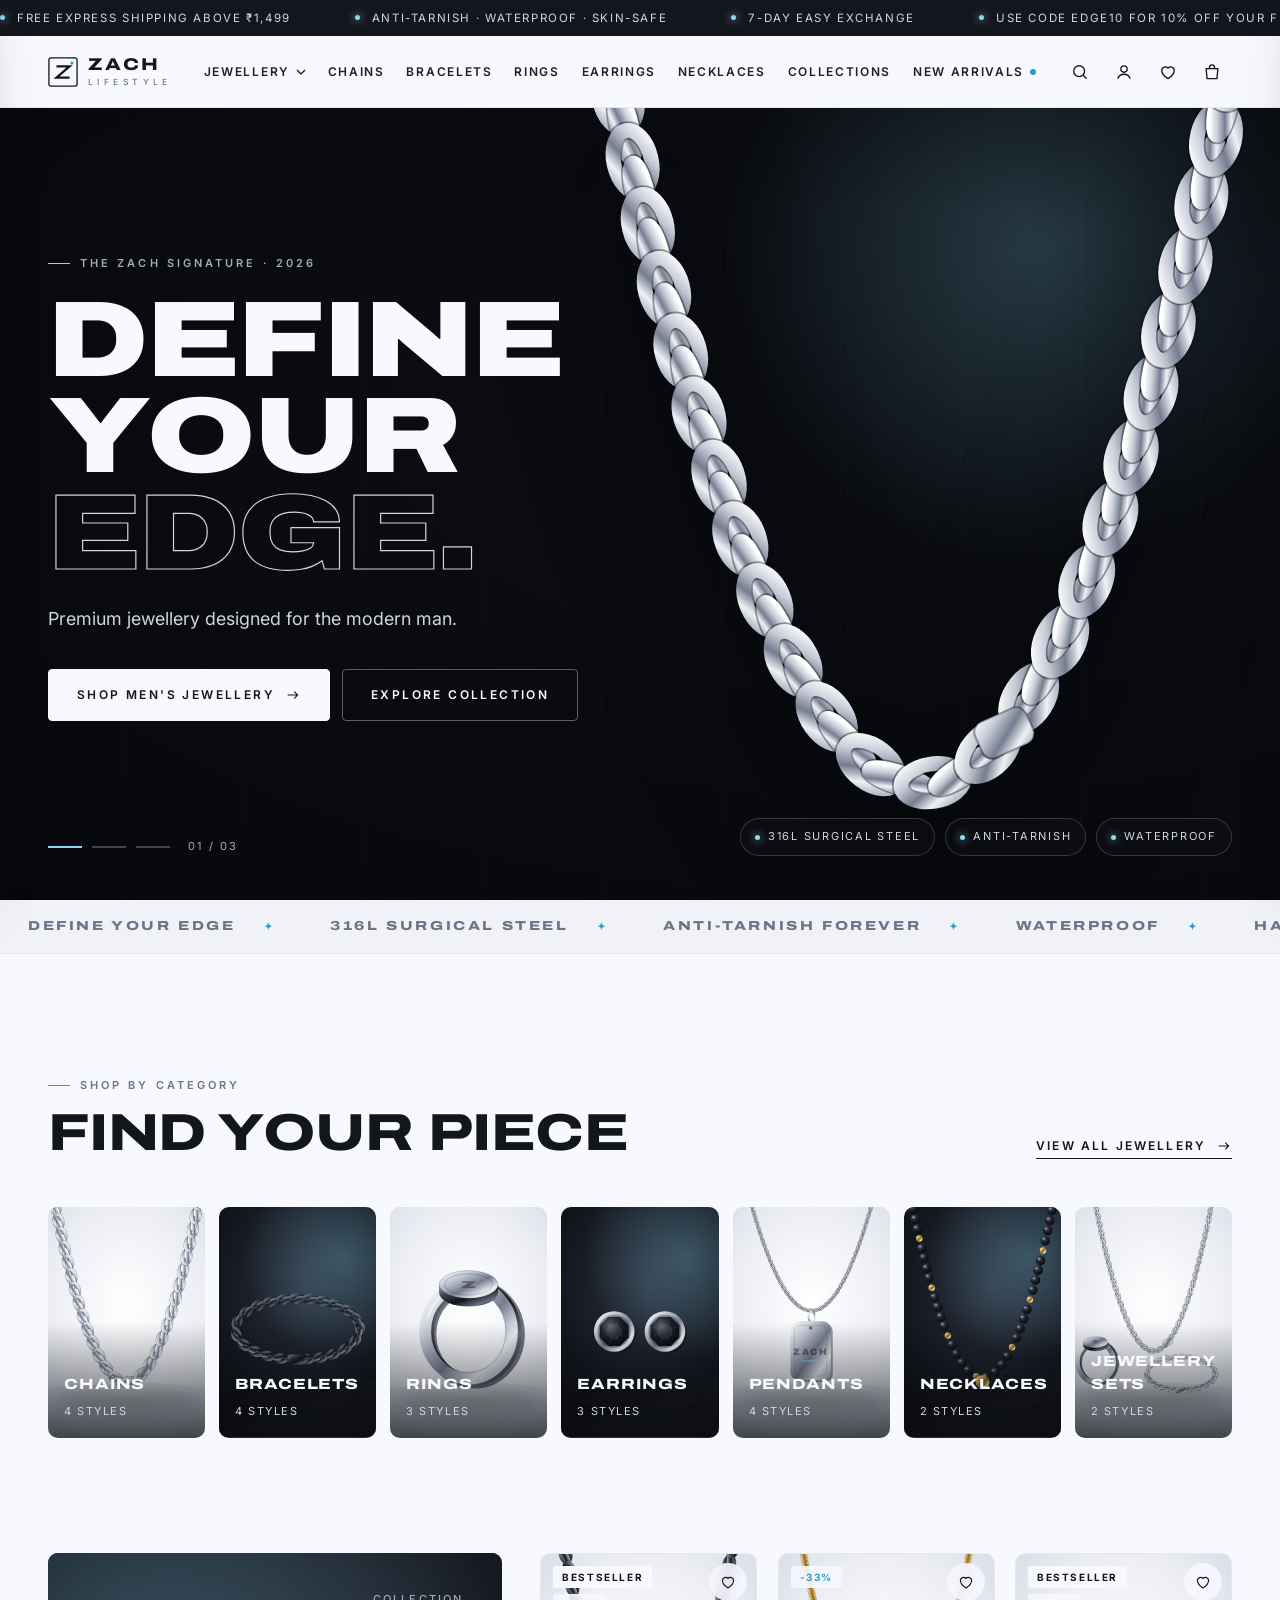
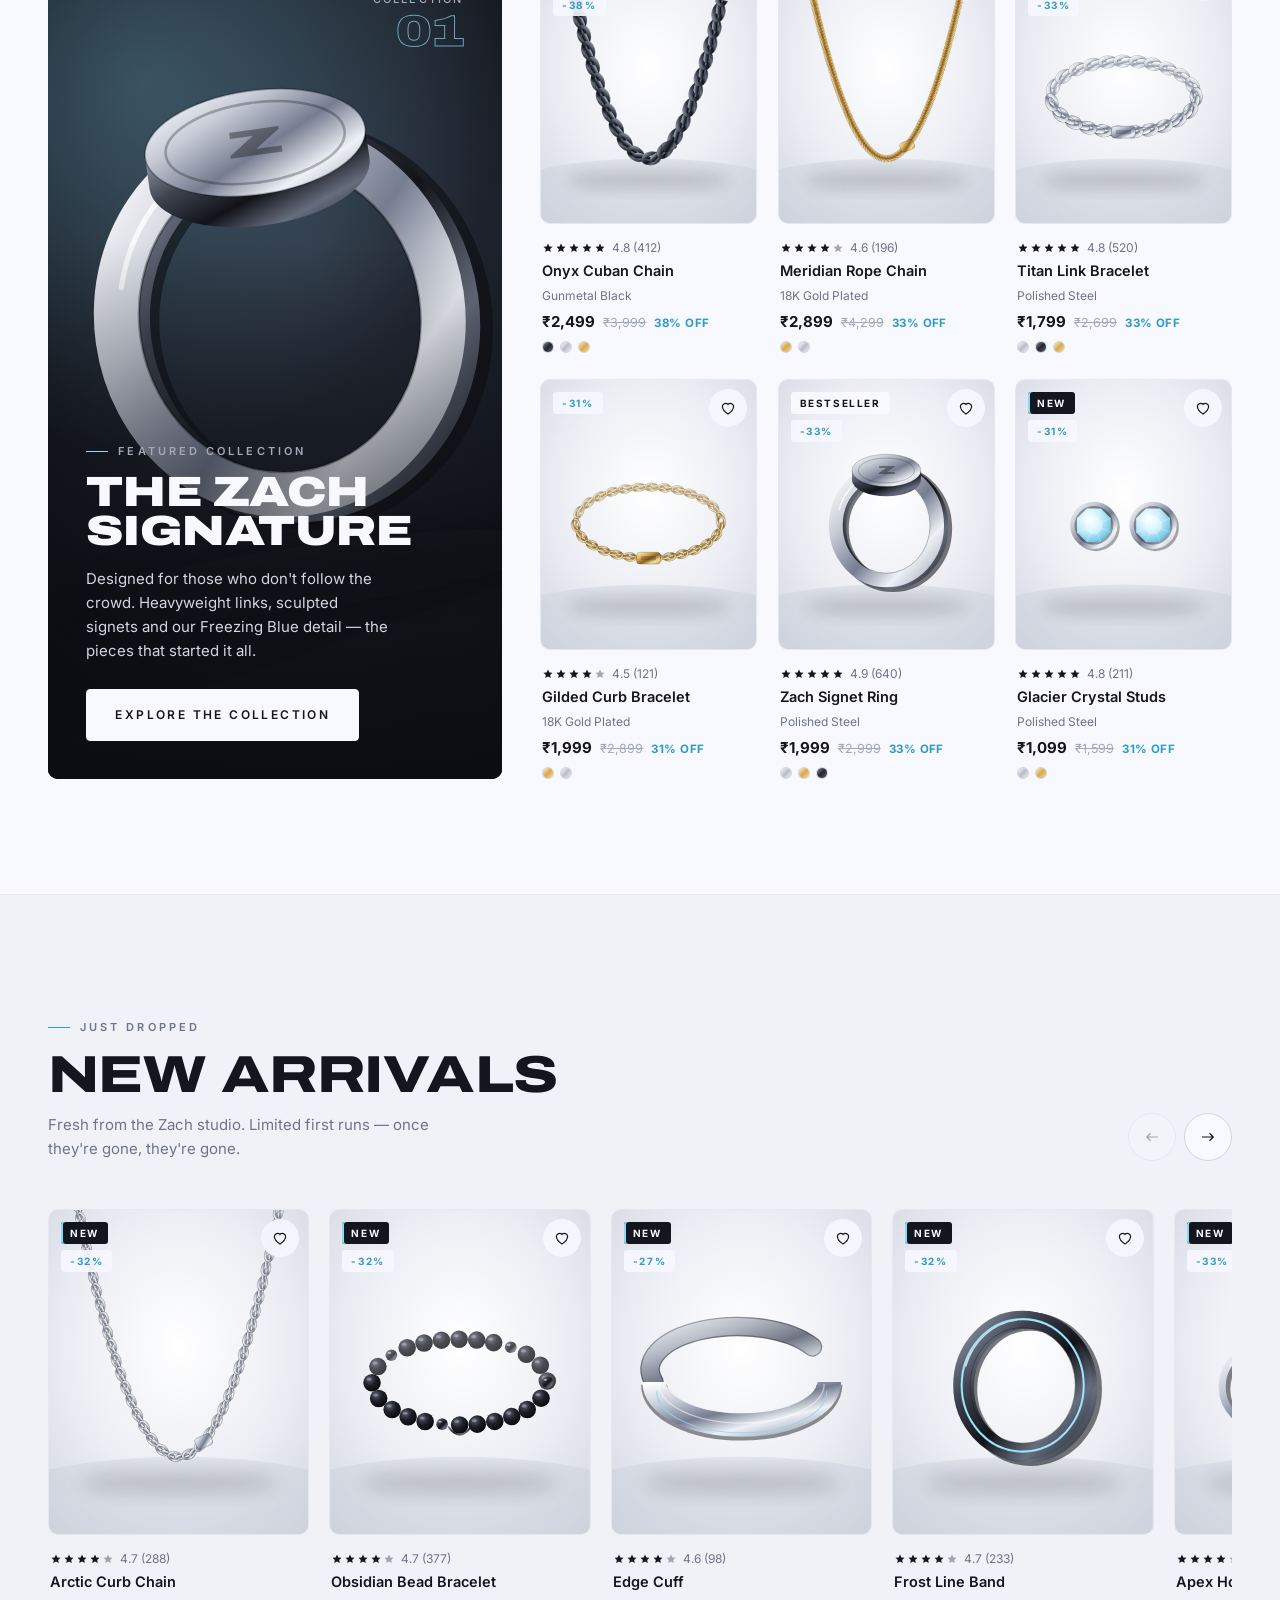
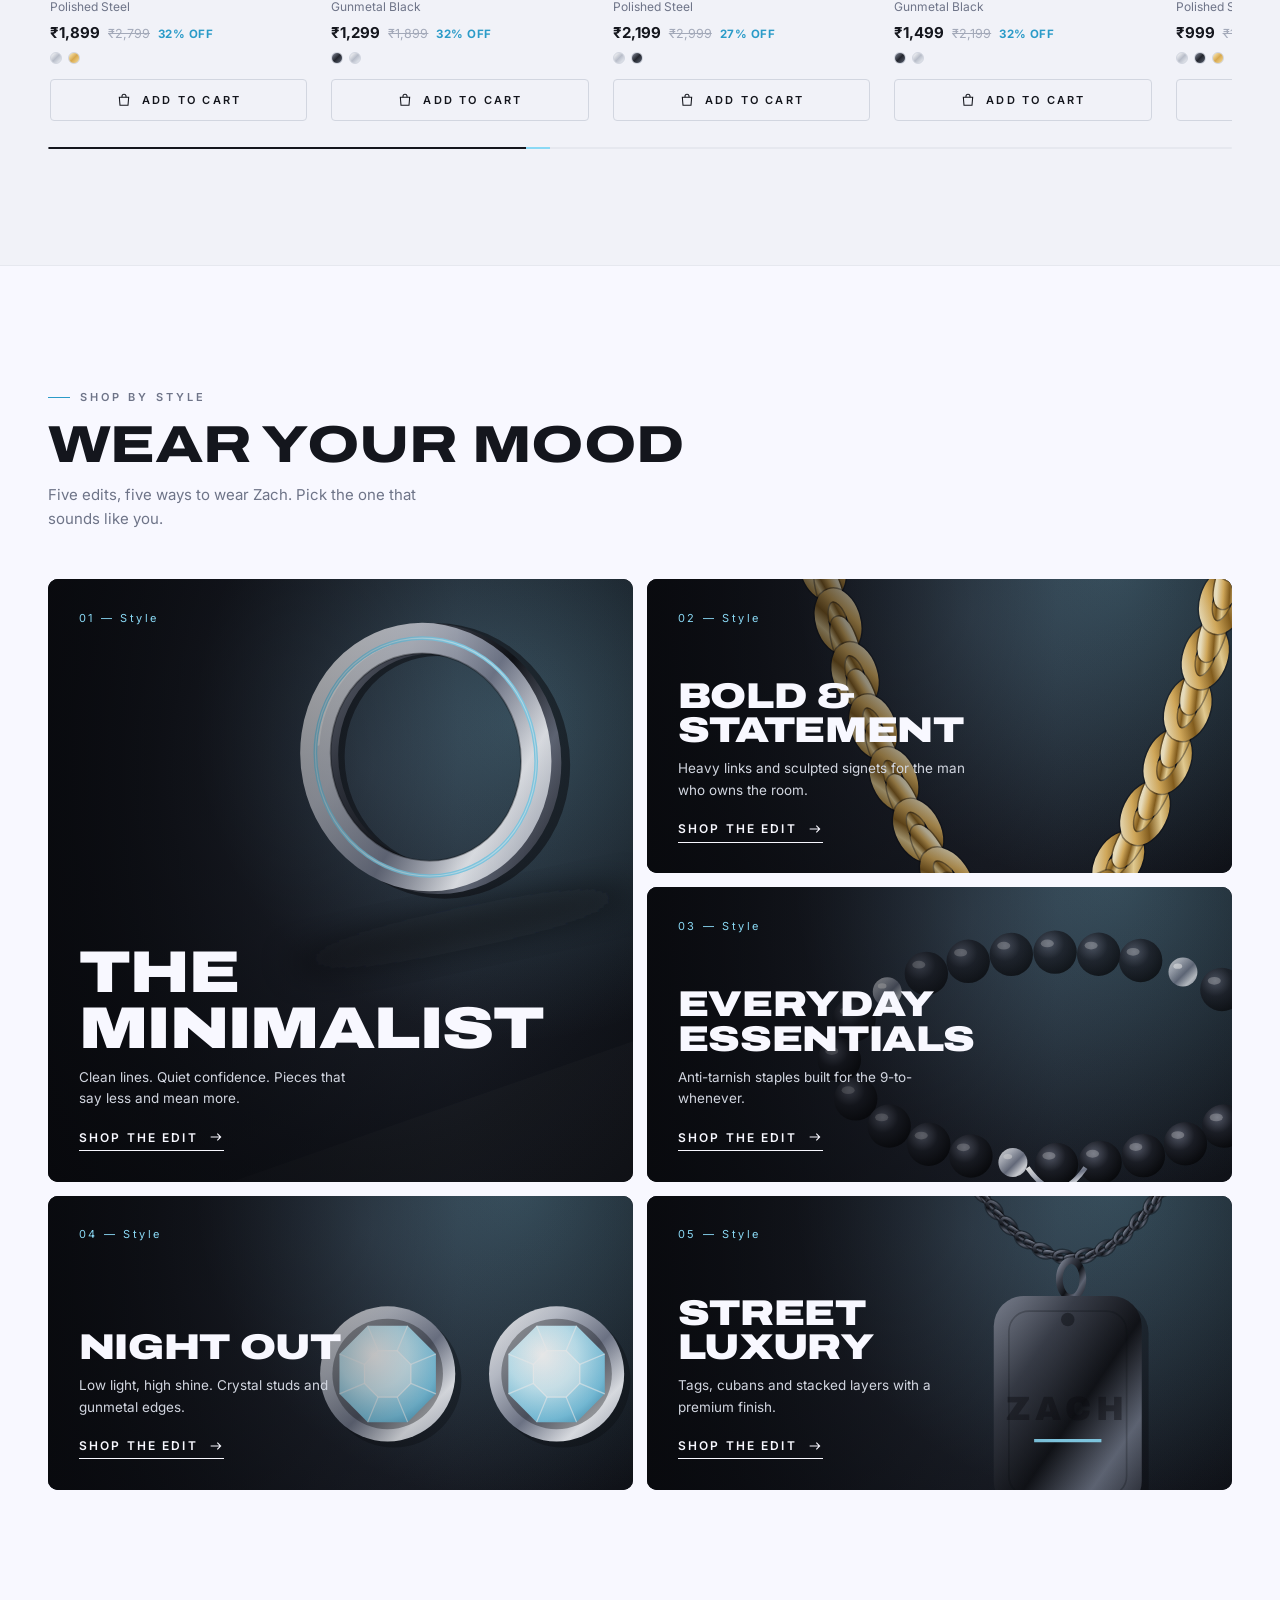
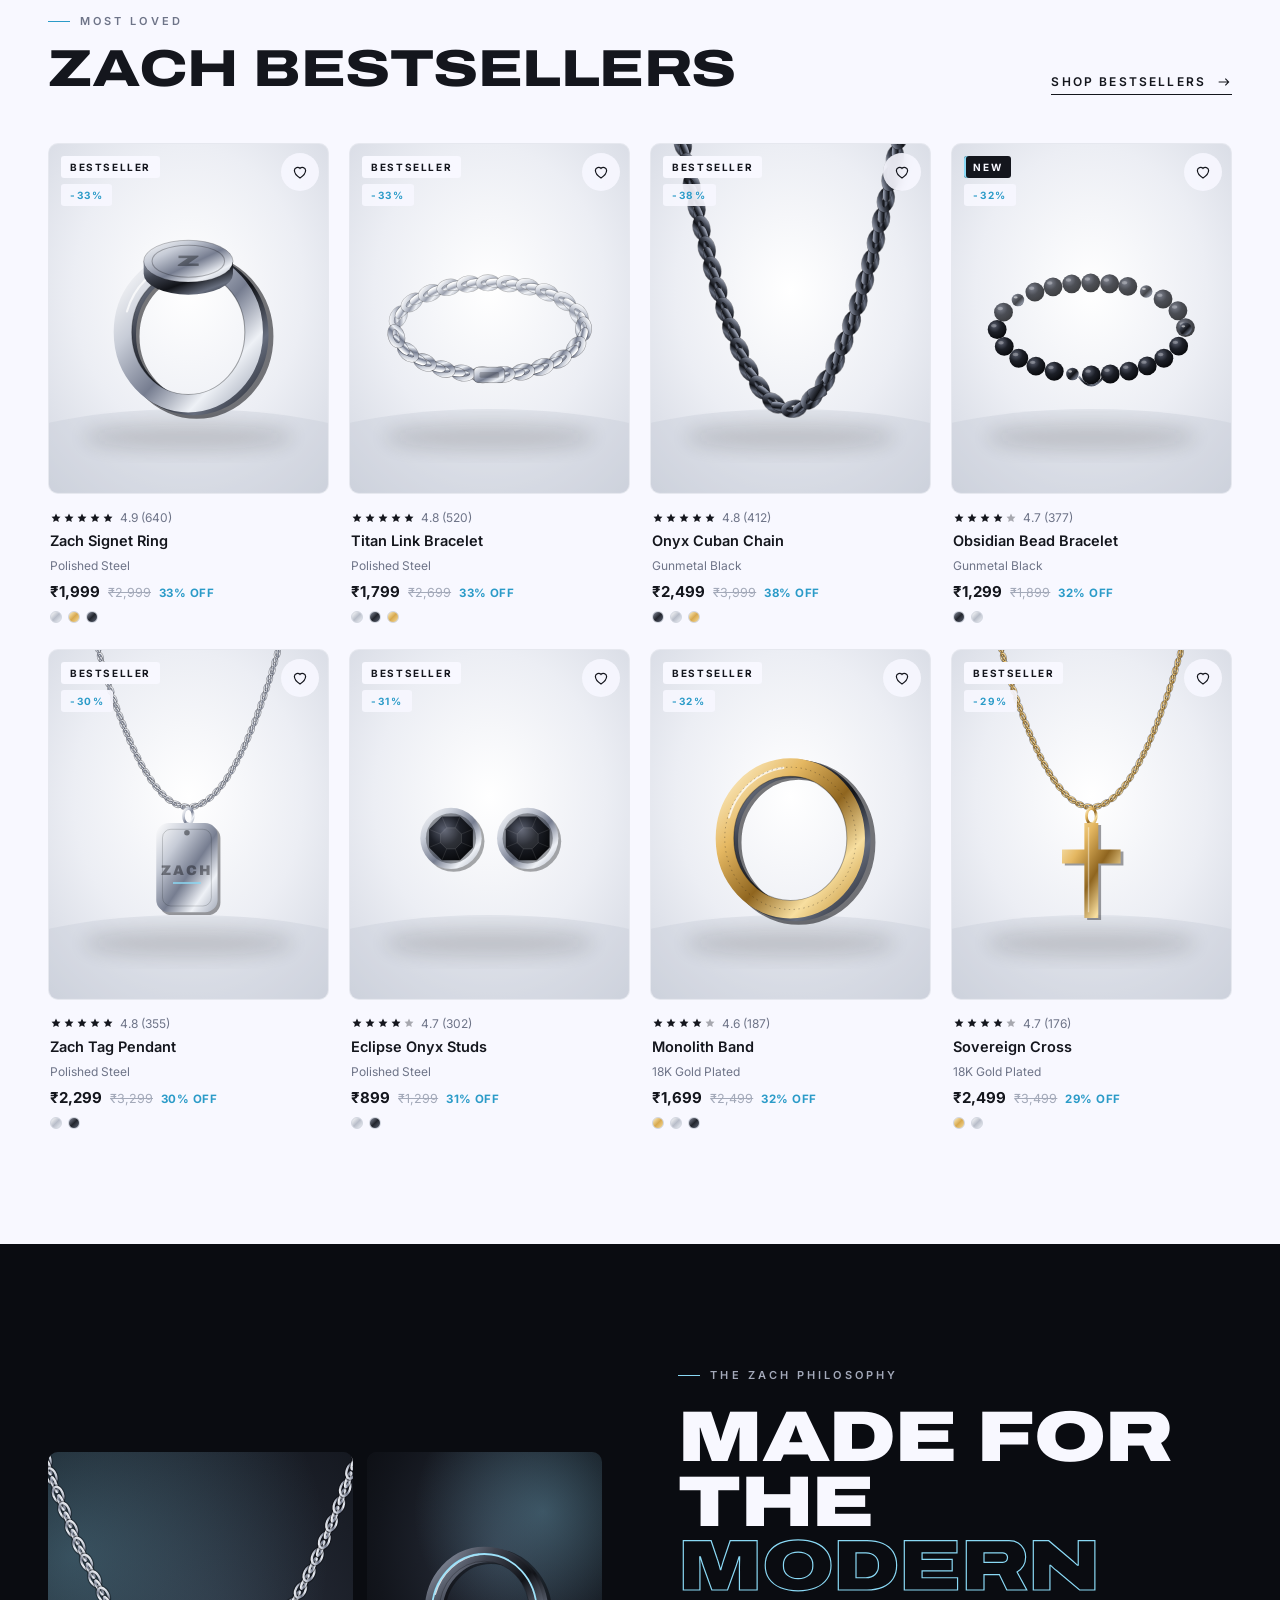
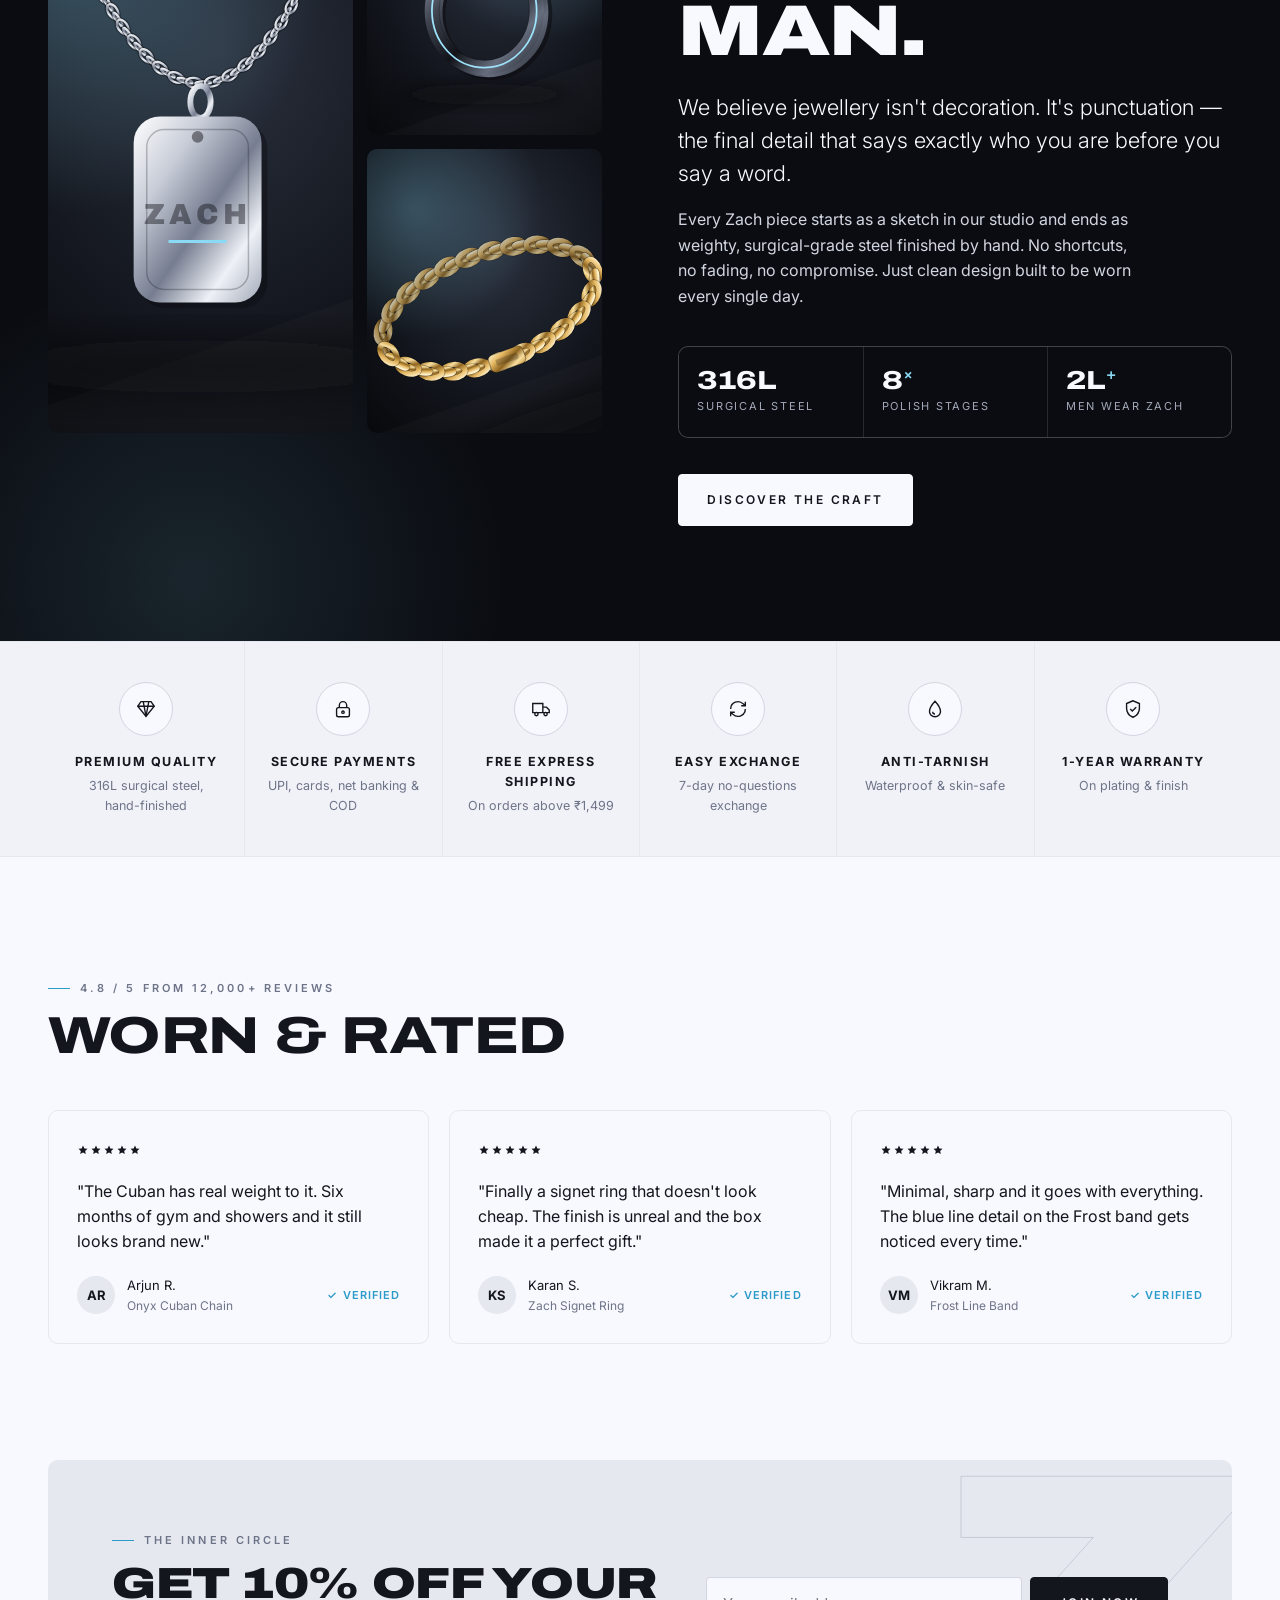
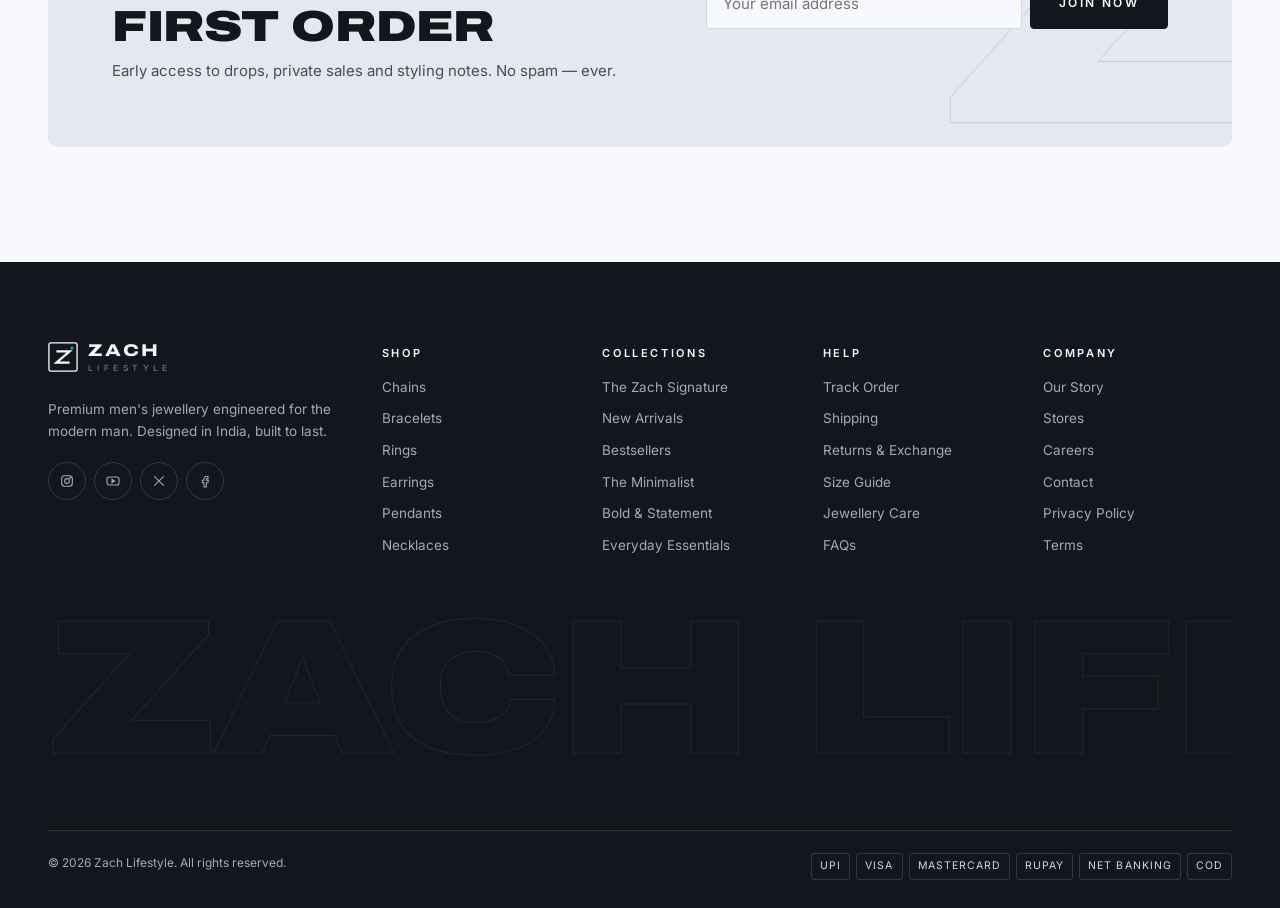
<file: index.html>
<!doctype html>
<html lang="en">
<head>
  <meta charset="utf-8">
  <meta name="viewport" content="width=device-width, initial-scale=1">
  <title>Zach Lifestyle — Premium Men's Jewellery</title>
  <meta name="description" content="Premium jewellery designed for the modern man. Chains, bracelets, rings, earrings and pendants in anti-tarnish surgical steel.">
  <meta name="theme-color" content="#F8F8FF">
  <link rel="preconnect" href="https://fonts.googleapis.com">
  <link rel="preconnect" href="https://fonts.gstatic.com" crossorigin>
  <link href="https://fonts.googleapis.com/css2?family=Archivo:wdth,wght@100..125,400..900&family=Inter:wght@300;400;500;600;700&display=swap" rel="stylesheet">
  <link rel="stylesheet" href="assets/styles.css">
</head>
<body data-page="home">
  <div id="site-header"></div>

  <main>
    <!-- HERO -->
    <section class="hero" id="hero" aria-label="Featured"></section>

    <div class="strip" aria-hidden="true"><div class="strip-track">
      <span>Define your edge</span><span>316L Surgical Steel</span><span>Anti-tarnish forever</span><span>Waterproof</span><span>Hand-finished</span><span>Designed in India</span>
      <span>Define your edge</span><span>316L Surgical Steel</span><span>Anti-tarnish forever</span><span>Waterproof</span><span>Hand-finished</span><span>Designed in India</span>
    </div></div>

    <!-- SHOP BY CATEGORY -->
    <section class="section" id="categories">
      <div class="wrap">
        <div class="section-head reveal">
          <div><span class="eyebrow">Shop by Category</span><h2>Find your piece</h2></div>
          <a class="link-arrow" href="shop.html">View all jewellery <svg viewBox="0 0 24 24" fill="none" stroke="currentColor" stroke-width="1.6"><path d="M4 12h15m-5-5 5 5-5 5"/></svg></a>
        </div>
        <div class="cat-grid" id="cat-grid"></div>
      </div>
    </section>

    <!-- FEATURED: THE ZACH SIGNATURE -->
    <section class="section" style="padding-top:0">
      <div class="wrap signature">
        <div class="sig-panel reveal">
          <div class="media" id="sig-media"></div>
          <div class="num">Collection<b>01</b></div>
          <span class="eyebrow">Featured Collection</span>
          <h2>The Zach<br>Signature</h2>
          <p>Designed for those who don't follow the crowd. Heavyweight links, sculpted signets and our Freezing Blue detail — the pieces that started it all.</p>
          <div><a class="btn btn-light" href="shop.html?tag=signature">Explore the Collection</a></div>
        </div>
        <div class="p-grid" id="sig-grid"></div>
      </div>
    </section>

    <!-- NEW ARRIVALS -->
    <section class="section" style="background:var(--ghost-2);border-top:1px solid var(--gray-1);border-bottom:1px solid var(--gray-1)">
      <div class="wrap">
        <div class="section-head reveal">
          <div><span class="eyebrow">Just Dropped</span><h2>New Arrivals</h2><p>Fresh from the Zach studio. Limited first runs — once they're gone, they're gone.</p></div>
          <div class="carousel-ctrl">
            <button class="arrow-btn" data-prev aria-label="Previous"><svg viewBox="0 0 24 24" fill="none" stroke="currentColor" stroke-width="1.6"><path d="M20 12H5m5-5-5 5 5 5"/></svg></button>
            <button class="arrow-btn" data-next aria-label="Next"><svg viewBox="0 0 24 24" fill="none" stroke="currentColor" stroke-width="1.6"><path d="M4 12h15m-5-5 5 5-5 5"/></svg></button>
          </div>
        </div>
        <div class="carousel" id="new-carousel">
          <div class="carousel-track" id="new-track"></div>
          <div class="progress"><i></i></div>
        </div>
      </div>
    </section>

    <!-- SHOP BY STYLE -->
    <section class="section">
      <div class="wrap">
        <div class="section-head reveal">
          <div><span class="eyebrow">Shop by Style</span><h2>Wear your mood</h2><p>Five edits, five ways to wear Zach. Pick the one that sounds like you.</p></div>
        </div>
        <div class="mood-grid" id="mood-grid"></div>
      </div>
    </section>

    <!-- BESTSELLERS -->
    <section class="section" style="padding-top:0">
      <div class="wrap">
        <div class="section-head reveal">
          <div><span class="eyebrow">Most Loved</span><h2>Zach Bestsellers</h2></div>
          <a class="link-arrow" href="shop.html?tag=best">Shop bestsellers <svg viewBox="0 0 24 24" fill="none" stroke="currentColor" stroke-width="1.6"><path d="M4 12h15m-5-5 5 5-5 5"/></svg></a>
        </div>
        <div class="p-grid" id="best-grid"></div>
      </div>
    </section>

    <!-- BRAND STORY -->
    <section class="section story" id="story">
      <div class="wrap story-grid">
        <div class="story-visual reveal">
          <div class="tile" id="story-a"><span class="cap">Campaign · The Tag</span></div>
          <div class="tile" id="story-b"><span class="cap">Frost Line</span></div>
          <div class="tile" id="story-c"><span class="cap">Gilded Links</span></div>
        </div>
        <div class="story-copy reveal">
          <span class="eyebrow">The Zach Philosophy</span>
          <h2>Made for the <span>modern</span> man.</h2>
          <p class="big">We believe jewellery isn't decoration. It's punctuation — the final detail that says exactly who you are before you say a word.</p>
          <p>Every Zach piece starts as a sketch in our studio and ends as weighty, surgical-grade steel finished by hand. No shortcuts, no fading, no compromise. Just clean design built to be worn every single day.</p>
          <div class="pillars"><div><b>316L</b><span>Surgical steel</span></div><div><b>8<sup>×</sup></b><span>Polish stages</span></div><div><b>2L<sup>+</sup></b><span>Men wear Zach</span></div></div>
          <a class="btn btn-light" href="shop.html">Discover the Craft</a>
        </div>
      </div>
    </section>

    <!-- TRUST -->
    <section class="trust" aria-label="Why Zach">
      <div class="wrap trust-grid">
        <div class="trust-item"><div class="ic"><svg viewBox="0 0 24 24" fill="none" stroke="currentColor" stroke-width="1.5"><path d="M6.5 4h11L21 9l-9 11L3 9l3.5-5Z"/><path d="M3 9h18M9 4l3 16 3-16"/></svg></div><h4>Premium Quality</h4><p>316L surgical steel, hand-finished</p></div>
        <div class="trust-item"><div class="ic"><svg viewBox="0 0 24 24" fill="none" stroke="currentColor" stroke-width="1.5"><rect x="5" y="10.5" width="14" height="10" rx="2"/><path d="M8 10.5V8a4 4 0 0 1 8 0v2.5"/><circle cx="12" cy="15.5" r="1.3"/></svg></div><h4>Secure Payments</h4><p>UPI, cards, net banking & COD</p></div>
        <div class="trust-item"><div class="ic"><svg viewBox="0 0 24 24" fill="none" stroke="currentColor" stroke-width="1.5"><path d="M3 6h11v10H3zM14 10h4l3 3v3h-7"/><circle cx="7" cy="17.5" r="1.8"/><circle cx="17" cy="17.5" r="1.8"/></svg></div><h4>Free Express Shipping</h4><p>On orders above ₹1,499</p></div>
        <div class="trust-item"><div class="ic"><svg viewBox="0 0 24 24" fill="none" stroke="currentColor" stroke-width="1.5"><path d="M4 12a8 8 0 0 1 13.7-5.6L20 8.5M20 4v4.5h-4.5M20 12a8 8 0 0 1-13.7 5.6L4 15.5M4 20v-4.5h4.5"/></svg></div><h4>Easy Exchange</h4><p>7-day no-questions exchange</p></div>
        <div class="trust-item"><div class="ic"><svg viewBox="0 0 24 24" fill="none" stroke="currentColor" stroke-width="1.5"><path d="M12 3.5s6 6.4 6 11a6 6 0 0 1-12 0c0-4.6 6-11 6-11Z"/><path d="M9.5 15a2.5 2.5 0 0 0 2.5 2.5"/></svg></div><h4>Anti-Tarnish</h4><p>Waterproof & skin-safe</p></div>
        <div class="trust-item"><div class="ic"><svg viewBox="0 0 24 24" fill="none" stroke="currentColor" stroke-width="1.5"><path d="M12 3 5 6v5.5c0 4.3 3 7.8 7 9.5 4-1.7 7-5.2 7-9.5V6l-7-3Z"/><path d="m9 12 2.2 2.2L15.5 10"/></svg></div><h4>1-Year Warranty</h4><p>On plating & finish</p></div>
      </div>
    </section>

    <!-- REVIEWS -->
    <section class="section">
      <div class="wrap">
        <div class="section-head reveal"><div><span class="eyebrow">4.8 / 5 from 12,000+ reviews</span><h2>Worn &amp; rated</h2></div></div>
        <div class="reviews">
          <article class="review reveal"><span class="stars" style="color:var(--ink)"></span><blockquote>"The Cuban has real weight to it. Six months of gym and showers and it still looks brand new."</blockquote><footer><span class="av">AR</span><div>Arjun R.<small>Onyx Cuban Chain</small></div><span class="verified">✓ Verified</span></footer></article>
          <article class="review reveal"><span class="stars" style="color:var(--ink)"></span><blockquote>"Finally a signet ring that doesn't look cheap. The finish is unreal and the box made it a perfect gift."</blockquote><footer><span class="av">KS</span><div>Karan S.<small>Zach Signet Ring</small></div><span class="verified">✓ Verified</span></footer></article>
          <article class="review reveal"><span class="stars" style="color:var(--ink)"></span><blockquote>"Minimal, sharp and it goes with everything. The blue line detail on the Frost band gets noticed every time."</blockquote><footer><span class="av">VM</span><div>Vikram M.<small>Frost Line Band</small></div><span class="verified">✓ Verified</span></footer></article>
        </div>
      </div>
    </section>

    <!-- NEWSLETTER -->
    <section class="section" style="padding-top:0">
      <div class="wrap">
        <div class="newsletter reveal">
          <div><span class="eyebrow">The Inner Circle</span><h2>Get 10% off your first order</h2><p>Early access to drops, private sales and styling notes. No spam — ever.</p></div>
          <form class="nl-form" onsubmit="event.preventDefault();this.reset();toast('Welcome to the Inner Circle — code EDGE10 is yours');">
            <input class="field" type="email" required placeholder="Your email address" aria-label="Email address">
            <button class="btn">Join Now</button>
          </form>
        </div>
      </div>
    </section>
  </main>

  <div id="site-footer"></div>

  <script src="assets/data.js"></script>
  <script src="assets/jewel.js"></script>
  <script src="assets/app.js"></script>
  <script>
    document.addEventListener('DOMContentLoaded', () => {
      document.querySelectorAll('.review .stars').forEach(s => s.outerHTML = stars(5));
    });
  </script>
</body>
</html>
</file>
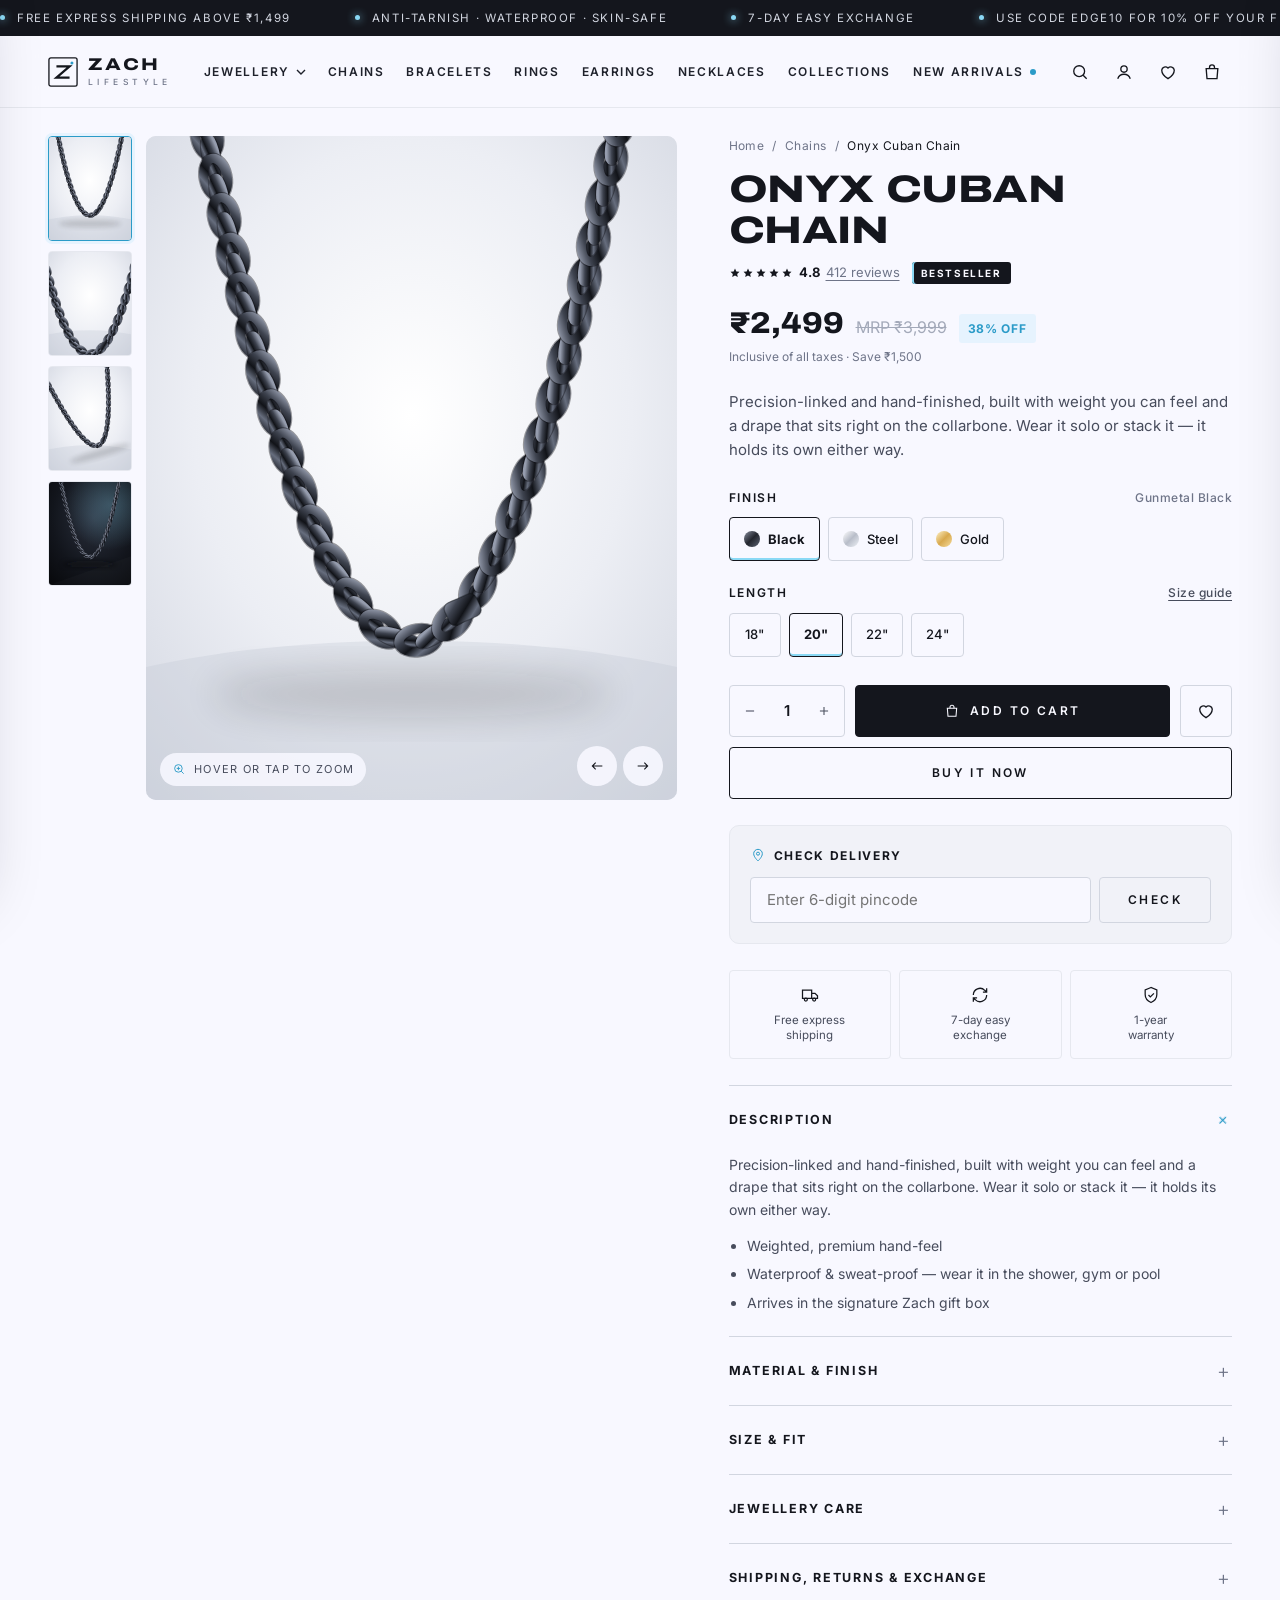
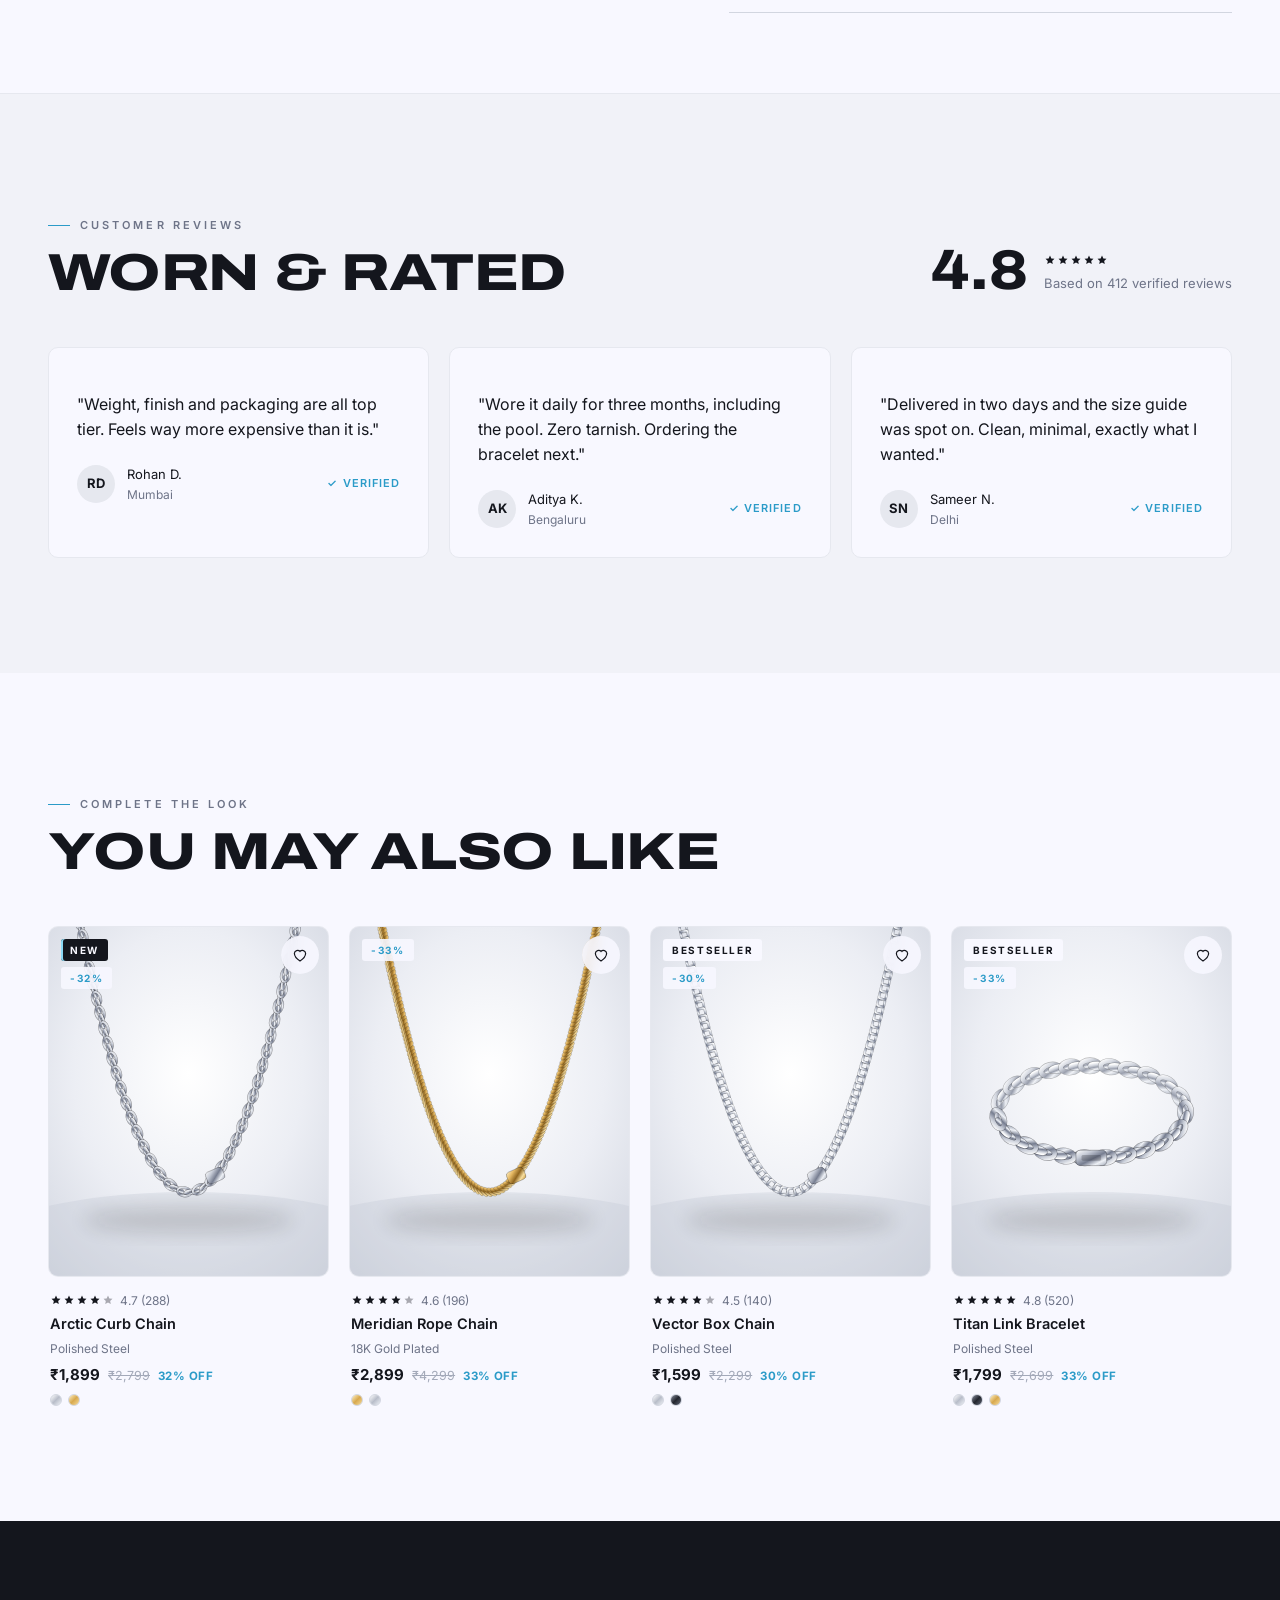
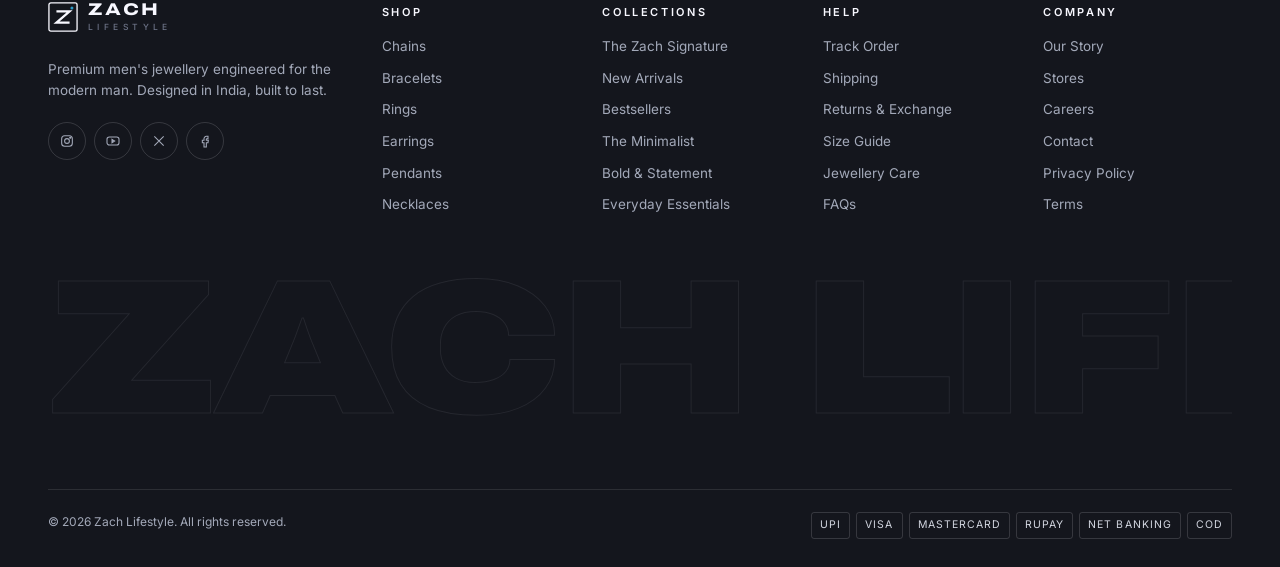
<file: product.html>
<!doctype html>
<html lang="en">
<head>
  <meta charset="utf-8">
  <meta name="viewport" content="width=device-width, initial-scale=1">
  <title>Product — Zach Lifestyle</title>
  <meta name="theme-color" content="#F8F8FF">
  <link rel="preconnect" href="https://fonts.googleapis.com">
  <link rel="preconnect" href="https://fonts.gstatic.com" crossorigin>
  <link href="https://fonts.googleapis.com/css2?family=Archivo:wdth,wght@100..125,400..900&family=Inter:wght@300;400;500;600;700&display=swap" rel="stylesheet">
  <link rel="stylesheet" href="assets/styles.css">
</head>
<body data-page="product">
  <div id="site-header"></div>
  <main>
    <div class="wrap"><section class="pdp" id="pdp"></section></div>

    <section class="section" id="reviews" style="background:var(--ghost-2);border-top:1px solid var(--gray-1)">
      <div class="wrap">
        <div class="section-head"><div><span class="eyebrow">Customer Reviews</span><h2>Worn &amp; rated</h2></div><div id="review-score" style="display:flex;gap:16px;align-items:center"></div></div>
        <div class="reviews">
          <article class="review"><blockquote>"Weight, finish and packaging are all top tier. Feels way more expensive than it is."</blockquote><footer><span class="av">RD</span><div>Rohan D.<small>Mumbai</small></div><span class="verified">✓ Verified</span></footer></article>
          <article class="review"><blockquote>"Wore it daily for three months, including the pool. Zero tarnish. Ordering the bracelet next."</blockquote><footer><span class="av">AK</span><div>Aditya K.<small>Bengaluru</small></div><span class="verified">✓ Verified</span></footer></article>
          <article class="review"><blockquote>"Delivered in two days and the size guide was spot on. Clean, minimal, exactly what I wanted."</blockquote><footer><span class="av">SN</span><div>Sameer N.<small>Delhi</small></div><span class="verified">✓ Verified</span></footer></article>
        </div>
      </div>
    </section>

    <section class="section">
      <div class="wrap">
        <div class="section-head"><div><span class="eyebrow">Complete the look</span><h2>You may also like</h2></div></div>
        <div class="p-grid" id="related"></div>
      </div>
    </section>
  </main>
  <div class="sticky-buy" id="sticky-buy"></div>
  <div id="site-footer"></div>
  <script src="assets/data.js"></script>
  <script src="assets/jewel.js"></script>
  <script src="assets/app.js"></script>
</body>
</html>
</file>
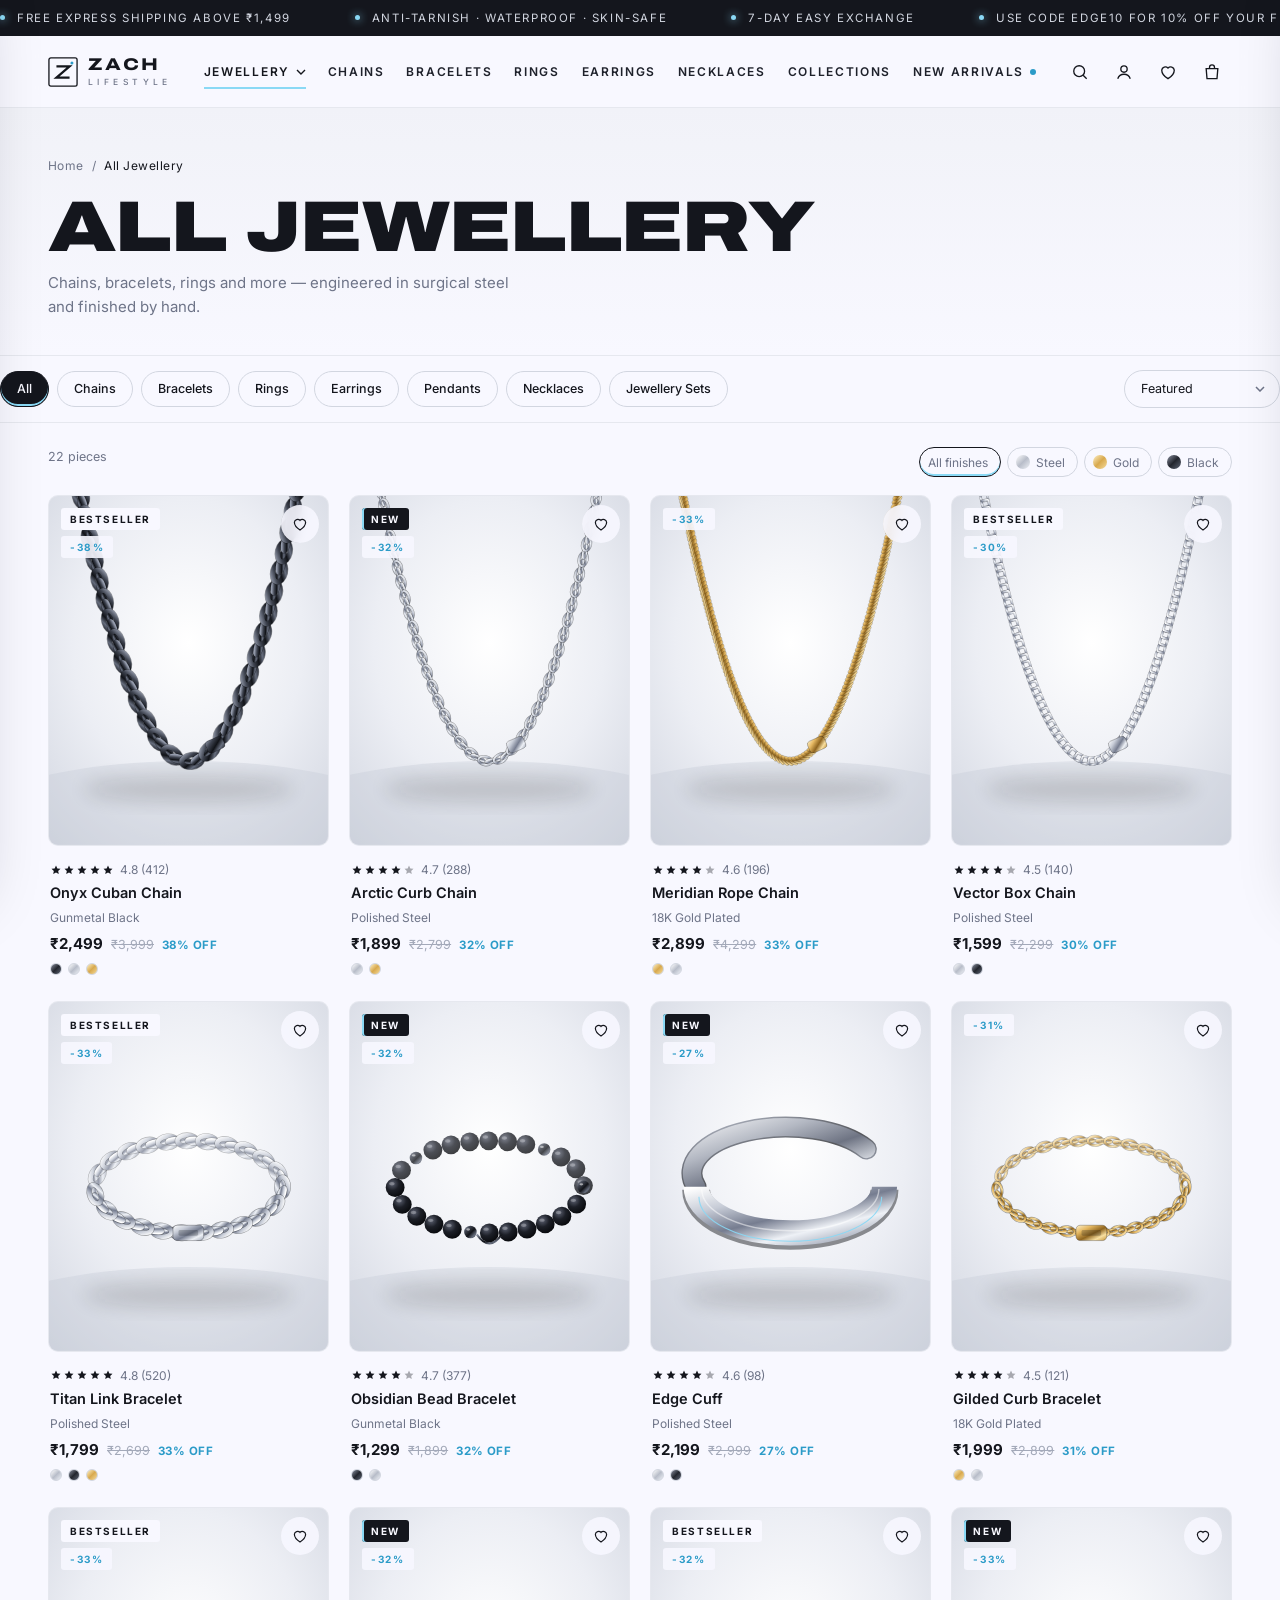
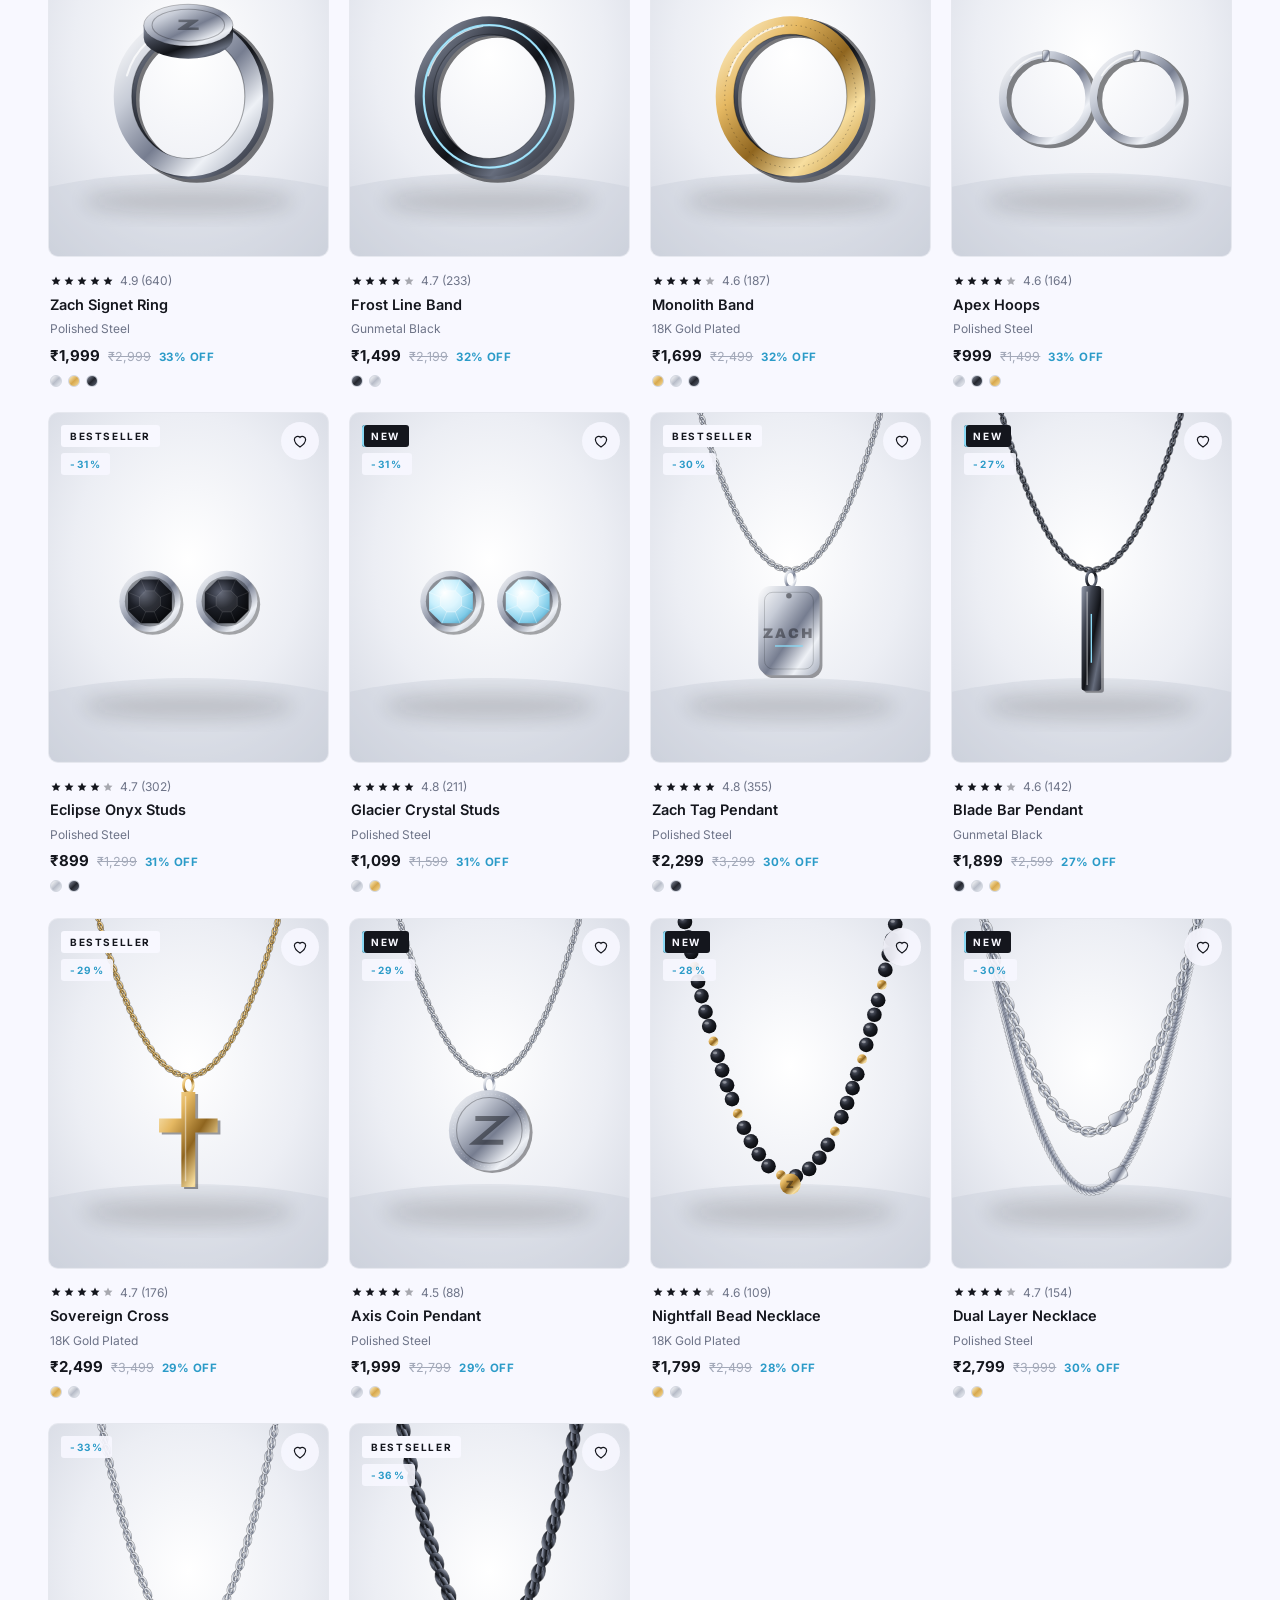
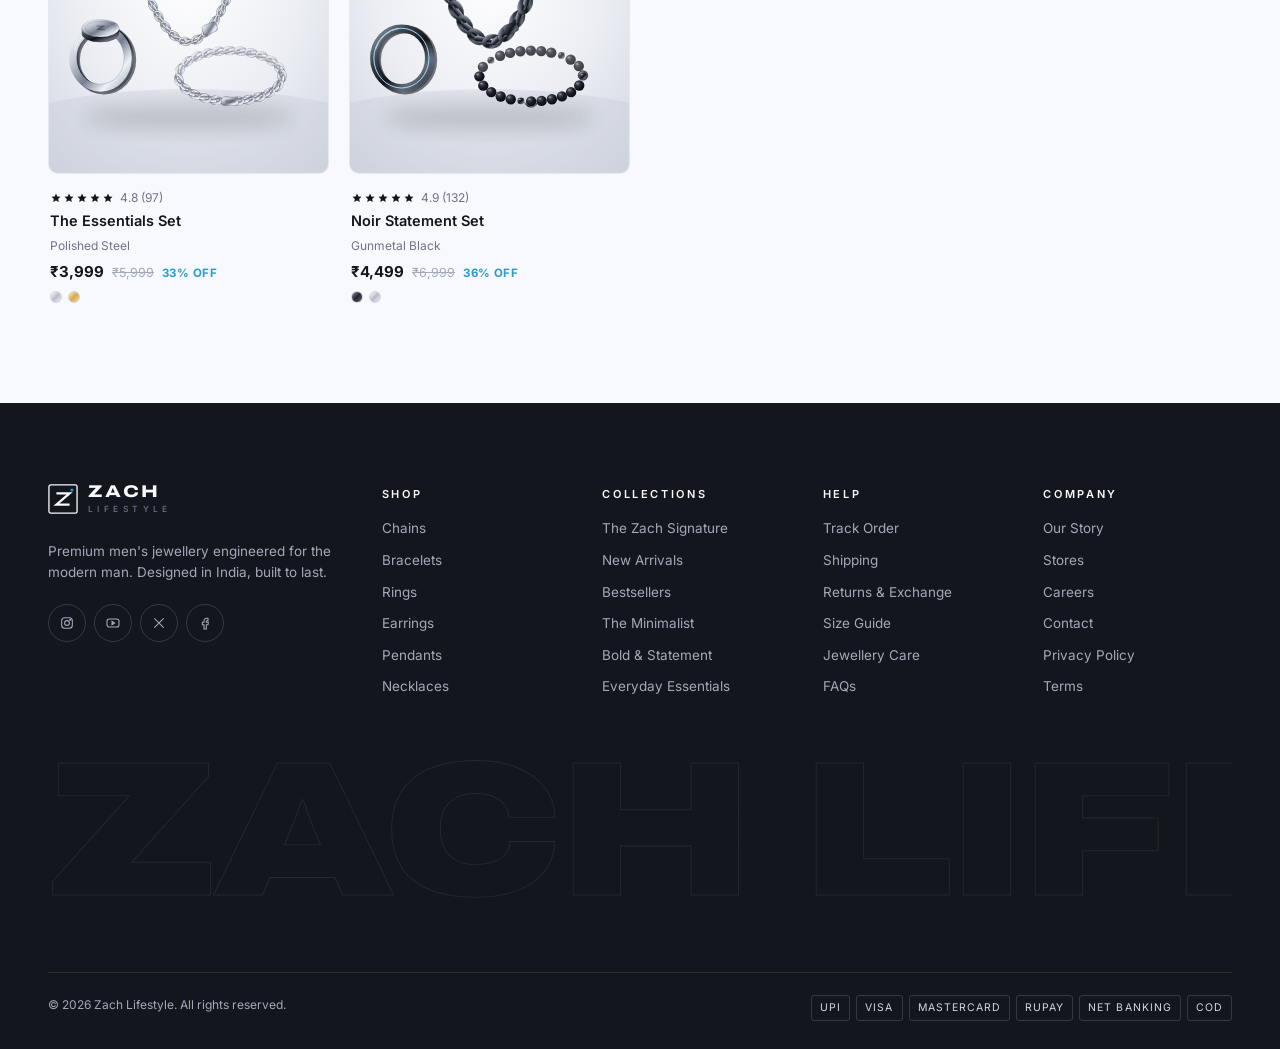
<file: shop.html>
<!doctype html>
<html lang="en">
<head>
  <meta charset="utf-8">
  <meta name="viewport" content="width=device-width, initial-scale=1">
  <title>Shop — Zach Lifestyle</title>
  <meta name="theme-color" content="#F8F8FF">
  <link rel="preconnect" href="https://fonts.googleapis.com">
  <link rel="preconnect" href="https://fonts.gstatic.com" crossorigin>
  <link href="https://fonts.googleapis.com/css2?family=Archivo:wdth,wght@100..125,400..900&family=Inter:wght@300;400;500;600;700&display=swap" rel="stylesheet">
  <link rel="stylesheet" href="assets/styles.css">
</head>
<body data-page="shop">
  <div id="site-header"></div>
  <main>
    <section class="page-hero">
      <div class="wrap">
        <nav class="crumbs"><a href="index.html">Home</a>/<span id="crumb-last">Shop</span></nav>
        <h1 id="shop-title">All Jewellery</h1>
        <p id="shop-sub"></p>
      </div>
    </section>
    <div class="toolbar">
      <div class="wrap toolbar-inner">
        <div class="chips" id="cat-chips"></div>
        <select class="select" id="sort" aria-label="Sort products">
          <option value="featured">Featured</option>
          <option value="new">Newest</option>
          <option value="rating">Top rated</option>
          <option value="discount">Biggest discount</option>
          <option value="low">Price: low to high</option>
          <option value="high">Price: high to low</option>
        </select>
      </div>
    </div>
    <section class="wrap" style="padding-bottom:100px">
      <div class="result-count"><span id="count"></span><div class="metal-filter" id="metal-filter"></div></div>
      <div class="p-grid" id="shop-grid"></div>
    </section>
  </main>
  <div id="site-footer"></div>
  <script src="assets/data.js"></script>
  <script src="assets/jewel.js"></script>
  <script src="assets/app.js"></script>
</body>
</html>
</file>
<file: assets/styles.css>
/* =========================================================
   ZACH LIFESTYLE — Design System
   Ghost White (dominant) · Cool Gray (secondary) · Freezing Blue (accent)
   ========================================================= */
:root {
  --ghost: #F8F8FF;
  --ghost-2: #F1F2F8;
  --gray-1: #E6E8EF;
  --gray-2: #D2D6E0;
  --gray-3: #A3A9B9;
  --gray-4: #6E7488;
  --gray-5: #474C5C;
  --ink: #14161D;
  --ink-2: #1E212B;
  --ice: #8AD9F5;          /* Freezing Blue */
  --ice-deep: #2B9BC8;     /* Freezing Blue, text-safe */
  --ice-soft: rgba(138, 217, 245, .16);
  --ice-glow: 0 0 0 1px rgba(138,217,245,.9), 0 10px 40px -10px rgba(43,155,200,.45);
  --radius: 4px;
  --radius-lg: 10px;
  --shadow: 0 1px 2px rgba(20,22,29,.04), 0 12px 32px -18px rgba(20,22,29,.25);
  --ease: cubic-bezier(.22,.8,.24,1);
  --display: "Archivo", "Helvetica Neue", Arial, sans-serif;
  --body: "Inter", "Helvetica Neue", Arial, sans-serif;
  --wrap: 1360px;
  --gutter: clamp(16px, 4vw, 48px);
  --header-h: 72px;
}

*, *::before, *::after { box-sizing: border-box; }
html { scroll-behavior: smooth; -webkit-text-size-adjust: 100%; }
body {
  margin: 0; background: var(--ghost); color: var(--ink);
  font-family: var(--body); font-size: 15px; line-height: 1.6;
  -webkit-font-smoothing: antialiased; overflow-x: hidden;
}
img, svg { display: block; max-width: 100%; }
a { color: inherit; text-decoration: none; }
button { font: inherit; color: inherit; background: none; border: 0; cursor: pointer; padding: 0; }
input, select { font: inherit; color: inherit; }
:focus-visible { outline: 2px solid var(--ice-deep); outline-offset: 2px; }
.wrap { max-width: var(--wrap); margin: 0 auto; padding: 0 var(--gutter); }
.sr-only { position: absolute; width: 1px; height: 1px; overflow: hidden; clip: rect(0 0 0 0); white-space: nowrap; }
body.locked { overflow: hidden; }

/* ---------- Type ---------- */
.display, h1, h2, h3 { font-family: var(--display); font-stretch: 125%; letter-spacing: -.01em; margin: 0; }
.eyebrow {
  font: 600 11px/1 var(--body); letter-spacing: .28em; text-transform: uppercase; color: var(--gray-4);
  display: inline-flex; align-items: center; gap: 10px;
}
.eyebrow::before { content: ""; width: 22px; height: 1px; background: var(--ice-deep); }
.section { padding: clamp(64px, 9vw, 120px) 0; }
.section-head { display: flex; align-items: end; justify-content: space-between; gap: 24px; margin-bottom: clamp(28px, 4vw, 48px); flex-wrap: wrap; }
.section-head h2 { font-size: clamp(28px, 4.2vw, 52px); font-weight: 800; line-height: 1; text-transform: uppercase; margin-top: 14px; }
.section-head p { margin: 12px 0 0; color: var(--gray-4); max-width: 46ch; }
.link-arrow { display: inline-flex; align-items: center; gap: 10px; font-size: 12px; font-weight: 600; letter-spacing: .18em; text-transform: uppercase; position: relative; padding-bottom: 4px; }
.link-arrow::after { content: ""; position: absolute; left: 0; bottom: 0; height: 1px; width: 100%; background: currentColor; transform-origin: left; transition: transform .4s var(--ease), background .3s; }
.link-arrow:hover { color: var(--ice-deep); }
.link-arrow:hover::after { background: var(--ice-deep); transform: scaleX(.4); }
.link-arrow svg { width: 16px; transition: transform .3s var(--ease); }
.link-arrow:hover svg { transform: translateX(4px); }

/* ---------- Buttons ---------- */
.btn {
  --bg: var(--ink); --fg: var(--ghost);
  display: inline-flex; align-items: center; justify-content: center; gap: 10px;
  height: 52px; padding: 0 28px; border-radius: var(--radius);
  background: var(--bg); color: var(--fg); border: 1px solid var(--bg);
  font: 600 12px/1 var(--body); letter-spacing: .2em; text-transform: uppercase;
  position: relative; overflow: hidden; isolation: isolate;
  transition: box-shadow .35s var(--ease), border-color .3s, color .3s, background .3s, transform .2s;
}
.btn::after { /* freezing-blue sweep line */
  content: ""; position: absolute; left: 0; bottom: 0; height: 2px; width: 100%;
  background: var(--ice); transform: scaleX(0); transform-origin: left; transition: transform .45s var(--ease);
}
.btn:hover { box-shadow: var(--ice-glow); }
.btn:hover::after { transform: scaleX(1); }
.btn:active { transform: translateY(1px); }
.btn svg { width: 16px; height: 16px; }
.btn-light { --bg: var(--ghost); --fg: var(--ink); }
.btn-outline { --bg: transparent; --fg: var(--ink); border-color: var(--gray-2); }
.btn-outline:hover { border-color: var(--ice-deep); color: var(--ink); }
.btn-ghost-dark { --bg: transparent; --fg: var(--ghost); border-color: rgba(248,248,255,.35); }
.btn-ghost-dark:hover { border-color: var(--ice); }
.btn-block { width: 100%; }
.icon-btn { width: 40px; height: 40px; display: inline-grid; place-items: center; border-radius: 50%; position: relative; transition: background .25s, color .25s; }
.icon-btn:hover { background: var(--gray-1); color: var(--ice-deep); }
.icon-btn svg { width: 20px; height: 20px; }
.count {
  position: absolute; top: 3px; right: 1px; min-width: 17px; height: 17px; padding: 0 4px;
  border-radius: 10px; background: var(--ink); color: var(--ghost); font-size: 10px; font-weight: 700;
  display: grid; place-items: center; box-shadow: 0 0 0 2px var(--ghost);
}
.count.pop { animation: pop .45s var(--ease); }
.count[data-n="0"] { display: none; }
@keyframes pop { 40% { transform: scale(1.35); background: var(--ice-deep); } }

/* ---------- Announcement ---------- */
.announce { background: var(--ink); color: var(--gray-2); font-size: 11.5px; letter-spacing: .14em; text-transform: uppercase; overflow: hidden; height: 36px; }
.announce-track { display: flex; gap: 64px; white-space: nowrap; height: 36px; align-items: center; animation: ticker 38s linear infinite; width: max-content; }
.announce-track span { display: inline-flex; align-items: center; gap: 12px; }
.announce-track span::before { content: ""; width: 5px; height: 5px; border-radius: 50%; background: var(--ice); box-shadow: 0 0 8px var(--ice); }
@keyframes ticker { to { transform: translateX(-50%); } }

/* ---------- Header ---------- */
.header {
  position: sticky; top: 0; z-index: 60; height: var(--header-h);
  background: rgba(248,248,255,.86); backdrop-filter: saturate(1.4) blur(16px); -webkit-backdrop-filter: saturate(1.4) blur(16px);
  border-bottom: 1px solid var(--gray-1); transition: box-shadow .3s, background .3s;
}
.header.scrolled { box-shadow: 0 8px 30px -22px rgba(20,22,29,.45); background: rgba(248,248,255,.95); }
.header-inner { height: 100%; display: grid; grid-template-columns: 1fr auto 1fr; align-items: center; gap: 24px; }
.logo { display: inline-flex; align-items: center; gap: 10px; justify-self: start; }
.logo-mark { width: 30px; height: 30px; }
.logo-word { font-family: var(--display); font-stretch: 125%; font-weight: 800; font-size: 17px; letter-spacing: .14em; line-height: 1; }
.logo-word small { display: block; font: 500 8.5px/1 var(--body); letter-spacing: .52em; color: var(--gray-4); margin-top: 5px; }
.nav { display: flex; align-items: center; gap: clamp(14px, 1.7vw, 28px); height: 100%; }
.nav > .nav-item { height: 100%; display: flex; align-items: center; }
.nav-link {
  font-size: 12px; font-weight: 600; letter-spacing: .14em; text-transform: uppercase; position: relative; padding: 6px 0;
  display: inline-flex; align-items: center; gap: 6px; color: var(--ink-2); transition: color .25s;
}
.nav-link::after { content: ""; position: absolute; left: 0; right: 0; bottom: -2px; height: 2px; background: var(--ice); transform: scaleX(0); transition: transform .35s var(--ease); }
.nav-link:hover, .nav-link.active { color: var(--ink); }
.nav-link:hover::after, .nav-link.active::after, .nav-item.open > .nav-link::after { transform: scaleX(1); }
.nav-link .caret { width: 10px; transition: transform .3s; }
.nav-item.open .caret { transform: rotate(180deg); }
.nav-link .dot { width: 6px; height: 6px; border-radius: 50%; background: var(--ice-deep); }
.header-actions { justify-self: end; display: flex; align-items: center; gap: 4px; }
.burger { display: none; }

/* Mega menu */
.mega {
  position: absolute; left: 0; right: 0; top: 100%; background: var(--ghost); border-bottom: 1px solid var(--gray-1);
  box-shadow: 0 30px 60px -40px rgba(20,22,29,.45);
  opacity: 0; visibility: hidden; transform: translateY(-8px); transition: opacity .3s var(--ease), transform .3s var(--ease), visibility .3s;
}
.nav-item.open .mega { opacity: 1; visibility: visible; transform: none; }
.mega-inner { display: grid; grid-template-columns: repeat(3, 1fr) 1.6fr; gap: 40px; padding: 40px var(--gutter) 44px; max-width: var(--wrap); margin: 0 auto; }
.mega h4 { font: 600 11px/1 var(--body); letter-spacing: .24em; text-transform: uppercase; color: var(--gray-4); margin: 0 0 18px; }
.mega ul { list-style: none; margin: 0; padding: 0; display: grid; gap: 11px; }
.mega ul a { font-size: 14px; color: var(--ink-2); display: inline-flex; align-items: center; gap: 10px; transition: color .2s, transform .25s var(--ease); }
.mega ul a:hover { color: var(--ice-deep); transform: translateX(4px); }
.mega ul a .sw { width: 12px; height: 12px; border-radius: 50%; border: 1px solid var(--gray-2); }
.mega-feature { display: grid; grid-template-columns: 1fr 1fr; gap: 14px; }
.mega-card { position: relative; border-radius: var(--radius-lg); overflow: hidden; aspect-ratio: 4/5; background: var(--gray-1); }
.mega-card svg { width: 100%; height: 100%; transition: transform .8s var(--ease); }
.mega-card:hover svg { transform: scale(1.06); }
.mega-card span { position: absolute; left: 14px; bottom: 14px; right: 14px; color: var(--ghost); font: 700 13px/1.2 var(--display); font-stretch: 125%; letter-spacing: .06em; text-transform: uppercase; }
.mega-card span small { display: block; font: 500 10px/1 var(--body); letter-spacing: .2em; color: var(--ice); margin-bottom: 6px; }

/* Mobile drawer nav */
.drawer-backdrop { position: fixed; inset: 0; background: rgba(20,22,29,.45); backdrop-filter: blur(3px); z-index: 80; opacity: 0; visibility: hidden; transition: .35s var(--ease); }
.drawer-backdrop.show { opacity: 1; visibility: visible; }
.drawer {
  position: fixed; top: 0; bottom: 0; z-index: 90; width: min(440px, 100%); background: var(--ghost);
  display: flex; flex-direction: column; transition: transform .45s var(--ease); box-shadow: 0 0 60px rgba(20,22,29,.2);
}
.drawer.right { right: 0; transform: translateX(105%); }
.drawer.left { left: 0; transform: translateX(-105%); }
.drawer.show { transform: none; }
.drawer-head { display: flex; align-items: center; justify-content: space-between; padding: 18px 22px; border-bottom: 1px solid var(--gray-1); }
.drawer-head h3 { font-size: 15px; font-weight: 800; letter-spacing: .08em; text-transform: uppercase; }
.drawer-body { flex: 1; overflow-y: auto; padding: 8px 22px 22px; }
.drawer-foot { padding: 18px 22px 22px; border-top: 1px solid var(--gray-1); background: var(--ghost-2); }
.m-nav a { display: flex; justify-content: space-between; align-items: center; padding: 16px 0; border-bottom: 1px solid var(--gray-1); font: 700 15px/1 var(--display); font-stretch: 125%; text-transform: uppercase; letter-spacing: .04em; }
.m-nav a:hover { color: var(--ice-deep); }
.m-nav a svg { width: 16px; color: var(--gray-3); }
.m-nav .sub { display: grid; grid-template-columns: 1fr 1fr; gap: 8px; padding: 14px 0; }
.m-nav .sub a { font: 500 13px/1 var(--body); text-transform: none; letter-spacing: 0; padding: 12px; border: 1px solid var(--gray-1); border-radius: var(--radius); }

/* Cart drawer */
.cart-line { display: grid; grid-template-columns: 84px 1fr auto; gap: 14px; padding: 18px 0; border-bottom: 1px solid var(--gray-1); }
.cart-line .thumb { width: 84px; aspect-ratio: 4/5; border-radius: var(--radius); overflow: hidden; background: var(--gray-1); }
.cart-line .thumb svg { width: 100%; height: 100%; }
.cart-line h4 { margin: 0; font-size: 14px; font-weight: 600; }
.cart-line .line-opt { font-size: 12px; color: var(--gray-4); margin-top: 2px; }
.cart-line .price { font-weight: 700; font-size: 14px; }
.cart-line .remove { font-size: 11px; letter-spacing: .14em; text-transform: uppercase; color: var(--gray-4); margin-top: 8px; }
.cart-line .remove:hover { color: var(--ice-deep); }
.qty { display: inline-flex; align-items: center; border: 1px solid var(--gray-2); border-radius: var(--radius); height: 34px; margin-top: 10px; }
.qty button { width: 32px; height: 100%; display: grid; place-items: center; color: var(--gray-5); }
.qty button:hover { color: var(--ice-deep); }
.qty input { width: 34px; text-align: center; border: 0; background: none; font-weight: 600; -moz-appearance: textfield; }
.qty input::-webkit-outer-spin-button, .qty input::-webkit-inner-spin-button { -webkit-appearance: none; }
.cart-empty { text-align: center; padding: 64px 12px; color: var(--gray-4); }
.cart-empty svg { width: 48px; height: 48px; margin: 0 auto 16px; color: var(--gray-3); }
.ship-meter { padding: 14px 0 6px; font-size: 12.5px; color: var(--gray-5); }
.ship-meter .bar { height: 3px; background: var(--gray-1); border-radius: 3px; margin-top: 10px; overflow: hidden; }
.ship-meter .bar i { display: block; height: 100%; background: linear-gradient(90deg, var(--ice-deep), var(--ice)); transition: width .6s var(--ease); }
.totals { display: flex; justify-content: space-between; font-weight: 700; margin-bottom: 4px; }
.totals-note { font-size: 12px; color: var(--gray-4); margin: 0 0 14px; }

/* Search overlay */
.search-overlay { position: fixed; inset: 0; z-index: 95; background: rgba(248,248,255,.97); backdrop-filter: blur(10px); opacity: 0; visibility: hidden; transition: .35s var(--ease); overflow-y: auto; }
.search-overlay.show { opacity: 1; visibility: visible; }
.search-top { display: flex; align-items: center; gap: 16px; padding: 28px 0; border-bottom: 1px solid var(--gray-2); }
.search-top svg { width: 26px; color: var(--gray-4); flex: none; }
.search-top input { flex: 1; min-width: 0; border: 0; background: none; outline: none; font: 700 clamp(22px, 3.6vw, 40px)/1.1 var(--display); font-stretch: 125%; }
.search-top input::placeholder { color: var(--gray-3); }
.search-tags { display: flex; flex-wrap: wrap; gap: 8px; padding: 22px 0; }
.chip { height: 36px; padding: 0 16px; border-radius: 36px; border: 1px solid var(--gray-2); font-size: 12.5px; font-weight: 500; display: inline-flex; align-items: center; gap: 8px; transition: .25s; background: var(--ghost); white-space: nowrap; }
.chip:hover { border-color: var(--ice-deep); color: var(--ice-deep); }
.chip.active { background: var(--ink); color: var(--ghost); border-color: var(--ink); box-shadow: inset 0 -2px 0 var(--ice); }
.search-results { display: grid; grid-template-columns: repeat(auto-fill, minmax(180px, 1fr)); gap: 20px; padding-bottom: 60px; }
.search-empty { color: var(--gray-4); padding: 30px 0; }

/* Toast */
.toast {
  position: fixed; left: 50%; bottom: 28px; z-index: 120; transform: translate(-50%, 30px); opacity: 0; pointer-events: none;
  background: var(--ink); color: var(--ghost); padding: 14px 20px; border-radius: var(--radius); font-size: 13px;
  display: flex; align-items: center; gap: 12px; box-shadow: 0 20px 40px -20px rgba(0,0,0,.5); transition: .4s var(--ease);
  border-left: 2px solid var(--ice); max-width: calc(100% - 32px);
}
.toast.show { opacity: 1; transform: translate(-50%, 0); }
.toast svg { width: 18px; color: var(--ice); flex: none; }

/* ---------- Hero ---------- */
.hero { position: relative; background: #0A0C11; color: var(--ghost); overflow: hidden; min-height: min(calc(100vh - var(--header-h) - 36px), 860px); display: flex; }
.hero-slide { position: absolute; inset: 0; opacity: 0; transition: opacity 1.2s var(--ease); display: flex; }
.hero-slide.active { opacity: 1; position: relative; flex: 1; }
.hero-bg { position: absolute; inset: 0; }
.hero-bg::before { /* cool light */
  content: ""; position: absolute; width: 70vw; height: 70vw; right: -16vw; top: -24vw; border-radius: 50%;
  background: radial-gradient(closest-side, rgba(138,217,245,.22), rgba(138,217,245,0) 70%);
}
.hero-bg::after { /* grain + vignette */
  content: ""; position: absolute; inset: 0;
  background: radial-gradient(120% 90% at 70% 40%, transparent 30%, rgba(5,6,9,.85) 100%),
              repeating-linear-gradient(90deg, rgba(255,255,255,.018) 0 1px, transparent 1px 120px);
}
.hero-art { position: absolute; right: -4%; top: 50%; width: min(64vw, 900px); aspect-ratio: 1; transform: translateY(-50%); }
.hero-art svg { width: 100%; height: 100%; filter: drop-shadow(0 40px 60px rgba(0,0,0,.6)); }
.hero-slide.active .hero-art svg { animation: floaty 9s ease-in-out infinite; }
@keyframes floaty { 50% { transform: translateY(-14px) rotate(-1.2deg); } }
.hero-content { position: relative; z-index: 2; align-self: center; padding-top: 80px; padding-bottom: 120px; width: 100%; }
.hero-content .eyebrow { color: var(--gray-3); }
.hero-content .eyebrow::before { background: var(--ice); }
.hero h1 { font-size: clamp(44px, 8.4vw, 124px); line-height: .9; font-weight: 900; text-transform: uppercase; margin: 22px 0 22px; max-width: 9ch; }
.hero h1 em { font-style: normal; color: transparent; -webkit-text-stroke: 1.2px rgba(248,248,255,.85); }
.hero p.lede { font-size: clamp(15px, 1.4vw, 18px); color: var(--gray-2); max-width: 38ch; margin: 0 0 36px; }
.hero-ctas { display: flex; gap: 12px; flex-wrap: wrap; }
.hero-specs { position: absolute; z-index: 3; right: var(--gutter); bottom: 44px; display: flex; gap: 10px; flex-wrap: wrap; justify-content: flex-end; }
.spec-chip { font-size: 11px; letter-spacing: .16em; text-transform: uppercase; padding: 9px 14px; border: 1px solid rgba(248,248,255,.18); border-radius: 30px; color: var(--gray-2); background: rgba(20,22,29,.4); backdrop-filter: blur(8px); display: inline-flex; gap: 8px; align-items: center; }
.spec-chip i { width: 5px; height: 5px; border-radius: 50%; background: var(--ice); box-shadow: 0 0 8px var(--ice); }
.hero-dots { position: absolute; z-index: 3; left: var(--gutter); bottom: 44px; display: flex; gap: 10px; align-items: center; }
.hero-dots button { width: 34px; height: 2px; background: rgba(248,248,255,.25); position: relative; overflow: hidden; }
.hero-dots button::after { content: ""; position: absolute; inset: 0; background: var(--ice); transform: scaleX(0); transform-origin: left; }
.hero-dots button.active::after { animation: fill 6.5s linear forwards; }
.hero-dots .num { font-size: 11px; letter-spacing: .2em; color: var(--gray-3); margin-left: 8px; }
@keyframes fill { to { transform: scaleX(1); } }
.hero-content > * { opacity: 0; transform: translateY(22px); }
.hero-slide.active .hero-content > * { animation: rise .9s var(--ease) forwards; }
.hero-slide.active .hero-content > *:nth-child(2) { animation-delay: .1s; }
.hero-slide.active .hero-content > *:nth-child(3) { animation-delay: .2s; }
.hero-slide.active .hero-content > *:nth-child(4) { animation-delay: .3s; }
@keyframes rise { to { opacity: 1; transform: none; } }

/* Marquee strip */
.strip { border-bottom: 1px solid var(--gray-1); background: var(--ghost-2); overflow: hidden; }
.strip-track { display: flex; width: max-content; animation: ticker 50s linear infinite; }
.strip-track span { font: 800 13px/1 var(--display); font-stretch: 125%; letter-spacing: .2em; text-transform: uppercase; color: var(--gray-4); padding: 20px 28px; display: inline-flex; align-items: center; gap: 28px; white-space: nowrap; }
.strip-track span::after { content: "✦"; color: var(--ice-deep); font-size: 10px; }

/* ---------- Category cards ---------- */
.cat-grid { display: grid; grid-template-columns: repeat(7, 1fr); gap: 14px; }
.cat-card { position: relative; display: block; border-radius: var(--radius-lg); overflow: hidden; aspect-ratio: 3/4.4; background: var(--gray-1); transition: box-shadow .45s var(--ease), transform .45s var(--ease); }
.cat-card .media, .cat-card .media svg, .cat-card .media img { width: 100%; height: 100%; object-fit: cover; }
.cat-card .media { transition: transform 1s var(--ease); }
.cat-card::after { content: ""; position: absolute; inset: 0; background: linear-gradient(180deg, transparent 50%, rgba(10,12,17,.72)); transition: opacity .4s; }
.cat-card .label { position: absolute; z-index: 2; left: 16px; right: 16px; bottom: 16px; color: var(--ghost); transition: transform .45s var(--ease); }
.cat-card .label h3 { font-size: clamp(13px, 1.15vw, 16px); font-weight: 800; letter-spacing: .06em; text-transform: uppercase; transition: letter-spacing .45s var(--ease); }
.cat-card .label span { font-size: 11px; letter-spacing: .14em; text-transform: uppercase; color: var(--gray-2); display: inline-flex; gap: 6px; align-items: center; margin-top: 6px; }
.cat-card .label span svg { width: 12px; opacity: 0; transform: translateX(-6px); transition: .35s var(--ease); color: var(--ice); }
.cat-card:hover { box-shadow: var(--ice-glow); transform: translateY(-4px); }
.cat-card:hover .media { transform: scale(1.08); }
.cat-card:hover .label { transform: translateY(-4px); }
.cat-card:hover .label h3 { letter-spacing: .12em; }
.cat-card:hover .label span svg { opacity: 1; transform: none; }

/* ---------- Product cards ---------- */
.p-grid { display: grid; grid-template-columns: repeat(4, 1fr); gap: clamp(14px, 2vw, 28px) clamp(12px, 1.6vw, 22px); }
.pcard { position: relative; display: flex; flex-direction: column; }
.pcard-top { position: relative; }
.pcard-media { position: relative; display: block; aspect-ratio: 4/5; border-radius: var(--radius-lg); overflow: hidden; background: var(--gray-1); border: 1px solid transparent; transition: border-color .35s, box-shadow .4s var(--ease); }
.pcard-media .img { position: absolute; inset: 0; transition: opacity .6s var(--ease), transform 1s var(--ease); }
.pcard-media .img svg, .pcard-media .img img { width: 100%; height: 100%; object-fit: cover; }
.pcard-media .img.alt { opacity: 0; }
.pcard:hover .pcard-media { border-color: rgba(138,217,245,.8); box-shadow: 0 18px 40px -26px rgba(43,155,200,.55); }
.pcard:hover .img.main { opacity: 0; transform: scale(1.04); }
.pcard:hover .img.alt { opacity: 1; transform: scale(1.02); }
.badges { position: absolute; top: 12px; left: 12px; z-index: 2; display: flex; flex-direction: column; gap: 6px; align-items: flex-start; }
.badge { font: 700 10px/1 var(--body); letter-spacing: .16em; text-transform: uppercase; padding: 6px 9px; border-radius: 3px; background: var(--ghost); color: var(--ink); }
.badge.new { background: var(--ink); color: var(--ghost); box-shadow: inset 2px 0 0 var(--ice); }
.badge.off { background: rgba(248,248,255,.9); color: var(--ice-deep); }
.badge.hot { background: var(--ghost); color: var(--ink); }
.wish {
  position: absolute; top: 10px; right: 10px; z-index: 3; width: 38px; height: 38px; border-radius: 50%;
  display: grid; place-items: center; background: rgba(248,248,255,.88); backdrop-filter: blur(6px); transition: .25s var(--ease);
}
.wish svg { width: 18px; height: 18px; transition: transform .3s var(--ease); }
.wish:hover { color: var(--ice-deep); }
.wish:hover svg { transform: scale(1.12); }
.wish.on { color: var(--ice-deep); }
.wish.on svg path { fill: currentColor; }
.quick-add {
  position: absolute; left: 12px; right: 12px; bottom: 12px; z-index: 3; height: 44px; border-radius: var(--radius);
  background: rgba(20,22,29,.92); color: var(--ghost); font-size: 11px; font-weight: 600; letter-spacing: .2em; text-transform: uppercase;
  display: flex; align-items: center; justify-content: center; gap: 8px; backdrop-filter: blur(8px);
  transform: translateY(14px); opacity: 0; transition: .4s var(--ease);
}
.quick-add svg { width: 15px; }
.quick-add:hover { box-shadow: var(--ice-glow); }
.quick-add.added { background: var(--ice-deep); }
.pcard:hover .quick-add, .pcard:focus-within .quick-add { transform: none; opacity: 1; }
.pcard-body { padding: 14px 2px 0; display: grid; gap: 5px; }
.rating { display: inline-flex; align-items: center; gap: 6px; font-size: 12px; color: var(--gray-4); }
.stars { display: inline-flex; gap: 1px; color: var(--ink); }
.stars svg { width: 12px; height: 12px; }
.stars .half { opacity: .35; }
.pcard-body h3 { font: 600 14.5px/1.3 var(--body); font-stretch: 100%; letter-spacing: 0; }
.pcard-body h3 a:hover { color: var(--ice-deep); }
.pcard-body .meta { font-size: 12px; color: var(--gray-4); margin: 0; }
.price { display: flex; align-items: baseline; gap: 8px; flex-wrap: wrap; }
.price b { font-size: 15px; font-weight: 700; }
.price s { font-size: 12.5px; color: var(--gray-3); }
.price em { font-style: normal; font-size: 11.5px; font-weight: 700; color: var(--ice-deep); letter-spacing: .04em; }
.pcard .add-row { margin-top: 10px; }
.btn-sm { height: 42px; font-size: 11px; padding: 0 16px; }
.swatches { display: flex; gap: 6px; margin-top: 2px; }
.swatches i { width: 12px; height: 12px; border-radius: 50%; border: 1px solid var(--gray-2); }
.sw-silver { background: linear-gradient(135deg, #fff, #b8bdc9 50%, #eef1f6); }
.sw-gold { background: linear-gradient(135deg, #fff2c8, #d8a94e 50%, #f6dc9c); }
.sw-black { background: linear-gradient(135deg, #8a90a0, #23262e 50%, #5d6474); }

/* ---------- Signature / editorial ---------- */
.signature { display: grid; grid-template-columns: 1.05fr 1.6fr; gap: clamp(20px, 3vw, 44px); align-items: stretch; }
.sig-panel { position: relative; border-radius: var(--radius-lg); overflow: hidden; background: #0B0D12; color: var(--ghost); min-height: 620px; display: flex; flex-direction: column; justify-content: flex-end; padding: clamp(24px, 3vw, 44px); }
.sig-panel .media { position: absolute; inset: 0; }
.sig-panel .media svg { width: 100%; height: 100%; }
.sig-panel::after { content: ""; position: absolute; inset: 0; background: linear-gradient(180deg, rgba(11,13,18,0) 35%, rgba(11,13,18,.92)); }
.sig-panel > *:not(.media) { position: relative; z-index: 2; }
.sig-panel .eyebrow { color: var(--gray-3); }
.sig-panel .eyebrow::before { background: var(--ice); }
.sig-panel h2 { font-size: clamp(32px, 3.3vw, 50px); font-weight: 900; line-height: .92; text-transform: uppercase; margin: 16px 0; }
.sig-panel p { color: var(--gray-2); max-width: 34ch; margin: 0 0 26px; }
.sig-panel .num { position: absolute; top: clamp(24px, 3vw, 44px); right: clamp(24px, 3vw, 44px); z-index: 2; font: 500 11px/1.6 var(--body); letter-spacing: .2em; color: var(--gray-3); text-align: right; text-transform: uppercase; }
.sig-panel .num b { display: block; font: 900 44px/1 var(--display); font-stretch: 125%; color: transparent; -webkit-text-stroke: 1px rgba(138,217,245,.7); letter-spacing: 0; }
.signature .p-grid { grid-template-columns: repeat(3, 1fr); align-content: start; }

/* ---------- Carousel ---------- */
.carousel { position: relative; }
.carousel-track {
  display: grid; grid-auto-flow: column; grid-auto-columns: calc((100% - 3 * 20px) / 4.3); gap: 20px;
  overflow-x: auto; scroll-snap-type: x mandatory; scroll-behavior: smooth; padding-bottom: 26px; scrollbar-width: none;
  overscroll-behavior-x: contain;
}
.carousel-track::-webkit-scrollbar { display: none; }
.carousel-track > * { scroll-snap-align: start; }
.carousel-ctrl { display: flex; gap: 8px; align-items: center; }
.arrow-btn { width: 48px; height: 48px; border-radius: 50%; border: 1px solid var(--gray-2); display: grid; place-items: center; transition: .25s; background: var(--ghost); }
.arrow-btn svg { width: 18px; }
.arrow-btn:hover:not(:disabled) { border-color: var(--ice-deep); color: var(--ice-deep); box-shadow: 0 0 0 4px var(--ice-soft); }
.arrow-btn:disabled { opacity: .35; cursor: default; }
.progress { height: 2px; background: var(--gray-1); position: relative; border-radius: 2px; overflow: hidden; }
.progress i { position: absolute; top: 0; bottom: 0; left: 0; background: var(--ink); border-radius: 2px; transition: transform .2s, width .2s; }
.progress i::after { content: ""; position: absolute; right: 0; top: 0; bottom: 0; width: 24px; background: var(--ice); }

/* ---------- Mood ---------- */
.mood-grid { display: grid; grid-template-columns: repeat(6, 1fr); grid-auto-rows: minmax(200px, 23vw); gap: 14px; }
.mood-card { position: relative; border-radius: var(--radius-lg); overflow: hidden; color: var(--ghost); display: flex; flex-direction: column; justify-content: flex-end; padding: clamp(18px, 2.4vw, 32px); background: #0B0D12; transition: box-shadow .45s var(--ease); max-height: 560px; }
.mood-card:nth-child(1) { grid-column: span 3; grid-row: span 2; max-height: none; }
.mood-card:nth-child(2) { grid-column: span 3; }
.mood-card:nth-child(3) { grid-column: span 3; }
.mood-card:nth-child(4) { grid-column: span 3; }
.mood-card:nth-child(5) { grid-column: span 3; }
.mood-card .media { position: absolute; inset: 0; transition: transform 1.2s var(--ease); }
.mood-card .media svg { width: 100%; height: 100%; }
.mood-card::after { content: ""; position: absolute; inset: 0; background: linear-gradient(90deg, rgba(8,9,13,.85), rgba(8,9,13,.1) 70%); }
.mood-card > *:not(.media) { position: relative; z-index: 2; }
.mood-card .idx { position: absolute; top: clamp(18px, 2.4vw, 32px); left: clamp(18px, 2.4vw, 32px); font-size: 11px; letter-spacing: .24em; color: var(--ice); }
.mood-card h3 { font-size: clamp(22px, 2.8vw, 42px); font-weight: 900; line-height: .95; text-transform: uppercase; max-width: 10ch; }
.mood-card:nth-child(1) h3 { font-size: clamp(30px, 4.6vw, 72px); }
.mood-card p { color: var(--gray-2); font-size: 13.5px; max-width: 32ch; margin: 10px 0 18px; }
.mood-card .link-arrow { color: var(--ghost); align-self: flex-start; }
.mood-card:hover { box-shadow: var(--ice-glow); }
.mood-card:hover .media { transform: scale(1.06); }
.mood-card:hover .link-arrow { color: var(--ice); }

/* ---------- Brand story ---------- */
.story { background: #0A0C11; color: var(--ghost); position: relative; overflow: hidden; }
.story::before { content: ""; position: absolute; left: -20vw; bottom: -30vw; width: 70vw; height: 70vw; border-radius: 50%; background: radial-gradient(closest-side, rgba(138,217,245,.12), transparent 70%); }
.story-grid { position: relative; display: grid; grid-template-columns: 1fr 1fr; gap: clamp(32px, 6vw, 96px); align-items: center; }
.story-visual { position: relative; display: grid; grid-template-columns: 1.3fr 1fr; grid-template-rows: 1fr 1fr; gap: 14px; aspect-ratio: 1/1.05; }
.story-visual .tile { border-radius: var(--radius-lg); overflow: hidden; position: relative; background: #12151c; }
.story-visual .tile svg { width: 100%; height: 100%; }
.story-visual .tile:first-child { grid-row: span 2; }
.story-visual .tile .cap { position: absolute; left: 14px; bottom: 12px; font-size: 10.5px; letter-spacing: .2em; text-transform: uppercase; color: var(--gray-2); }
.story h2 { font-size: clamp(36px, 5.6vw, 84px); font-weight: 900; line-height: .9; text-transform: uppercase; margin: 22px 0 28px; }
.story h2 span { color: transparent; -webkit-text-stroke: 1.2px var(--ice); }
.story .eyebrow { color: var(--gray-3); }
.story .eyebrow::before { background: var(--ice); }
.story-copy p { color: var(--gray-2); font-size: 16px; max-width: 46ch; margin: 0 0 18px; }
.story-copy p.big { color: var(--ghost); font-size: clamp(18px, 1.7vw, 22px); line-height: 1.5; font-weight: 300; }
.pillars { display: grid; grid-template-columns: repeat(3, 1fr); gap: 1px; background: rgba(248,248,255,.12); border: 1px solid rgba(248,248,255,.12); border-radius: var(--radius-lg); overflow: hidden; margin: 36px 0; }
.pillars div { background: #0A0C11; padding: 20px 18px; }
.pillars b { display: block; font: 800 26px/1 var(--display); font-stretch: 125%; }
.pillars b sup { color: var(--ice); font-size: 14px; }
.pillars span { font-size: 11px; letter-spacing: .16em; text-transform: uppercase; color: var(--gray-3); }

/* ---------- Trust ---------- */
.trust { border-top: 1px solid var(--gray-1); border-bottom: 1px solid var(--gray-1); background: var(--ghost-2); }
.trust-grid { display: grid; grid-template-columns: repeat(6, 1fr); }
.trust-item { padding: 40px 22px; text-align: center; border-right: 1px solid var(--gray-1); transition: background .3s; }
.trust-item:last-child { border-right: 0; }
.trust-item:hover { background: var(--ghost); }
.trust-item .ic { width: 54px; height: 54px; border-radius: 50%; margin: 0 auto 16px; display: grid; place-items: center; border: 1px solid var(--gray-2); color: var(--ink); background: var(--ghost); transition: .35s var(--ease); }
.trust-item .ic svg { width: 22px; height: 22px; }
.trust-item:hover .ic { color: var(--ice-deep); border-color: var(--ice); box-shadow: 0 0 0 6px var(--ice-soft); }
.trust-item h4 { margin: 0 0 4px; font-size: 12.5px; font-weight: 700; letter-spacing: .12em; text-transform: uppercase; }
.trust-item p { margin: 0; font-size: 12.5px; color: var(--gray-4); }

/* Reviews */
.reviews { display: grid; grid-template-columns: repeat(3, 1fr); gap: 20px; }
.review { border: 1px solid var(--gray-1); border-radius: var(--radius-lg); padding: 28px; background: var(--ghost); transition: border-color .3s, transform .4s var(--ease); }
.review:hover { border-color: var(--ice); transform: translateY(-3px); }
.review blockquote { margin: 16px 0 22px; font-size: 16px; line-height: 1.55; }
.review footer { display: flex; align-items: center; gap: 12px; font-size: 13px; }
.review footer .av { width: 38px; height: 38px; border-radius: 50%; background: var(--gray-1); display: grid; place-items: center; font-weight: 700; font-size: 13px; }
.review footer small { display: block; color: var(--gray-4); font-size: 12px; }
.verified { color: var(--ice-deep); font-size: 11px; letter-spacing: .1em; text-transform: uppercase; font-weight: 600; margin-left: auto; }

/* Newsletter */
.newsletter { display: grid; grid-template-columns: 1.2fr 1fr; gap: 40px; align-items: center; padding: clamp(32px, 5vw, 64px); border-radius: var(--radius-lg); background: var(--gray-1); position: relative; overflow: hidden; }
.newsletter::after { content: "Z"; position: absolute; right: -2%; top: 50%; transform: translateY(-50%); font: 900 clamp(200px, 28vw, 380px)/1 var(--display); font-stretch: 125%; color: transparent; -webkit-text-stroke: 1px rgba(110,116,136,.25); pointer-events: none; }
.newsletter h2 { font-size: clamp(26px, 3.4vw, 44px); font-weight: 900; text-transform: uppercase; line-height: 1; margin: 14px 0 10px; }
.newsletter p { margin: 0; color: var(--gray-5); }
.nl-form { display: flex; gap: 8px; position: relative; z-index: 2; }
.field { height: 52px; border: 1px solid var(--gray-2); background: var(--ghost); border-radius: var(--radius); padding: 0 16px; flex: 1; min-width: 0; outline: none; transition: border-color .25s, box-shadow .25s; }
.field:focus { border-color: var(--ice-deep); box-shadow: 0 0 0 4px var(--ice-soft); }

/* Footer */
.footer { background: var(--ink); color: var(--gray-3); padding: 80px 0 28px; margin-top: 0; }
.footer-grid { display: grid; grid-template-columns: 1.6fr repeat(4, 1fr); gap: 32px; }
.footer .logo-word { color: var(--ghost); }
.footer .logo-word small { color: var(--gray-4); }
.footer p { font-size: 13.5px; max-width: 34ch; }
.footer h5 { color: var(--ghost); font: 600 11px/1 var(--body); letter-spacing: .24em; text-transform: uppercase; margin: 6px 0 18px; }
.footer ul { list-style: none; padding: 0; margin: 0; display: grid; gap: 10px; font-size: 13.5px; }
.footer ul a:hover { color: var(--ice); }
.socials { display: flex; gap: 8px; margin-top: 20px; }
.socials a { width: 38px; height: 38px; border-radius: 50%; border: 1px solid rgba(248,248,255,.15); display: grid; place-items: center; transition: .25s; }
.socials a:hover { border-color: var(--ice); color: var(--ice); }
.socials svg { width: 16px; }
.footer-bottom { display: flex; justify-content: space-between; gap: 16px; flex-wrap: wrap; margin-top: 64px; padding-top: 22px; border-top: 1px solid rgba(248,248,255,.1); font-size: 12px; }
.pay { display: flex; gap: 6px; flex-wrap: wrap; }
.pay span { border: 1px solid rgba(248,248,255,.15); border-radius: 3px; padding: 4px 8px; font-size: 10.5px; letter-spacing: .1em; color: var(--gray-2); }
.footer-word { font: 900 clamp(60px, 15vw, 230px)/.8 var(--display); font-stretch: 125%; color: transparent; -webkit-text-stroke: 1px rgba(248,248,255,.08); margin-top: 56px; white-space: nowrap; overflow: hidden; letter-spacing: -.02em; user-select: none; }

/* ---------- Shop page ---------- */
.page-hero { padding: 48px 0 36px; border-bottom: 1px solid var(--gray-1); background: linear-gradient(180deg, var(--ghost-2), var(--ghost)); }
.crumbs { font-size: 12px; color: var(--gray-4); display: flex; gap: 8px; flex-wrap: wrap; letter-spacing: .04em; }
.crumbs a:hover { color: var(--ice-deep); }
.crumbs span:last-child { color: var(--ink); }
.page-hero h1 { font-size: clamp(34px, 5.6vw, 76px); font-weight: 900; text-transform: uppercase; line-height: .95; margin: 18px 0 10px; }
.page-hero p { color: var(--gray-4); margin: 0; max-width: 54ch; }
.toolbar { position: sticky; top: var(--header-h); z-index: 20; background: rgba(248,248,255,.94); backdrop-filter: blur(10px); border-bottom: 1px solid var(--gray-1); }
.toolbar-inner { display: flex; align-items: center; gap: 12px; padding: 14px 0; }
.chips { display: flex; gap: 8px; overflow-x: auto; scrollbar-width: none; flex: 1; min-width: 0; }
.chips::-webkit-scrollbar { display: none; }
.select { height: 38px; border: 1px solid var(--gray-2); border-radius: 36px; padding: 0 34px 0 16px; background: var(--ghost) url("data:image/svg+xml,%3Csvg xmlns='http://www.w3.org/2000/svg' width='10' height='6' fill='none' stroke='%236E7488' stroke-width='1.5'%3E%3Cpath d='m1 1 4 4 4-4'/%3E%3C/svg%3E") no-repeat right 14px center; -webkit-appearance: none; appearance: none; font-size: 12.5px; outline: none; cursor: pointer; }
.select:focus { border-color: var(--ice-deep); }
.result-count { font-size: 12.5px; color: var(--gray-4); padding: 24px 0 18px; display: flex; justify-content: space-between; gap: 12px; flex-wrap: wrap; }
.metal-filter { display: flex; gap: 6px; }
.metal-filter button { height: 30px; padding: 0 12px 0 8px; border-radius: 30px; border: 1px solid var(--gray-2); display: inline-flex; align-items: center; gap: 6px; font-size: 12px; transition: .2s; }
.metal-filter button i { width: 14px; height: 14px; border-radius: 50%; }
.metal-filter button.active { border-color: var(--ink); box-shadow: inset 0 -2px 0 var(--ice); }
.empty-state { text-align: center; padding: 80px 0; color: var(--gray-4); }

/* ---------- Product detail ---------- */
.pdp { display: grid; grid-template-columns: 1.25fr 1fr; gap: clamp(28px, 4vw, 72px); padding: 28px 0 80px; align-items: start; }
.pdp > *, .gallery > *, .p-grid > *, .signature > * { min-width: 0; }
.gallery { display: grid; grid-template-columns: 84px 1fr; gap: 14px; position: sticky; top: calc(var(--header-h) + 20px); }
.thumbs { display: grid; gap: 10px; align-content: start; }
.thumbs button { aspect-ratio: 4/5; border-radius: var(--radius); overflow: hidden; border: 1px solid var(--gray-1); background: var(--gray-1); transition: .25s; }
.thumbs button svg { width: 100%; height: 100%; }
.thumbs button.active { border-color: var(--ice-deep); box-shadow: 0 0 0 3px var(--ice-soft); }
.thumbs button:hover { border-color: var(--gray-3); }
.stage { position: relative; aspect-ratio: 4/5; border-radius: var(--radius-lg); overflow: hidden; background: var(--gray-1); cursor: zoom-in; }
.stage .zoomable { width: 100%; height: 100%; transition: transform .25s ease-out; }
.stage .zoomable svg { width: 100%; height: 100%; }
.stage.zoomed { cursor: zoom-out; }
.stage.zoomed .zoomable { transform: scale(2.2); transition: transform .12s linear; }
.stage-hint { position: absolute; left: 14px; bottom: 14px; z-index: 2; display: inline-flex; align-items: center; gap: 8px; padding: 8px 12px; background: rgba(248,248,255,.88); border-radius: 30px; font-size: 11px; letter-spacing: .12em; text-transform: uppercase; color: var(--gray-5); pointer-events: none; transition: opacity .3s; }
.stage-hint svg { width: 14px; color: var(--ice-deep); }
.stage.zoomed .stage-hint { opacity: 0; }
.stage-nav { position: absolute; right: 14px; bottom: 14px; z-index: 2; display: flex; gap: 6px; }
.stage-nav button { width: 40px; height: 40px; border-radius: 50%; background: rgba(248,248,255,.9); display: grid; place-items: center; transition: .2s; }
.stage-nav button:hover { color: var(--ice-deep); }
.stage-nav svg { width: 16px; }
.pdp-info h1 { font-size: clamp(26px, 3vw, 40px); font-weight: 800; line-height: 1.05; text-transform: uppercase; margin: 14px 0 12px; }
.pdp-info .rating { font-size: 13px; }
.pdp-info .rating a { text-decoration: underline; text-underline-offset: 3px; }
.pdp-price { display: flex; align-items: baseline; gap: 12px; margin: 22px 0 4px; flex-wrap: wrap; }
.pdp-price b { font: 800 30px/1 var(--display); font-stretch: 110%; }
.pdp-price s { color: var(--gray-3); font-size: 16px; }
.pdp-price em { font-style: normal; font-weight: 700; font-size: 12px; color: var(--ice-deep); background: var(--ice-soft); padding: 5px 9px; border-radius: 3px; letter-spacing: .06em; }
.tax-note { font-size: 12px; color: var(--gray-4); margin: 0 0 24px; }
.pdp-desc { color: var(--gray-5); margin: 0 0 26px; }
.opt-group { margin-bottom: 22px; }
.opt-label { display: flex; justify-content: space-between; font-size: 12px; letter-spacing: .14em; text-transform: uppercase; font-weight: 600; margin-bottom: 10px; }
.opt-label span { color: var(--gray-4); font-weight: 500; letter-spacing: .04em; text-transform: none; }
.opt-label a { text-decoration: underline; text-underline-offset: 3px; letter-spacing: .04em; text-transform: none; font-weight: 500; color: var(--gray-5); }
.opt-label a:hover { color: var(--ice-deep); }
.opts { display: flex; flex-wrap: wrap; gap: 8px; }
.opt { min-width: 52px; height: 44px; padding: 0 14px; border-radius: var(--radius); border: 1px solid var(--gray-2); font-size: 13px; font-weight: 500; transition: .2s; display: inline-flex; align-items: center; gap: 8px; justify-content: center; background: var(--ghost); }
.opt:hover { border-color: var(--gray-4); }
.opt.active { border-color: var(--ink); box-shadow: inset 0 -2px 0 var(--ice); font-weight: 700; }
.opt i { width: 16px; height: 16px; border-radius: 50%; }
.buy-row { display: grid; grid-template-columns: auto 1fr 52px; gap: 10px; margin: 28px 0 10px; }
.buy-row .qty { height: 52px; margin: 0; }
.buy-row .qty button { width: 40px; }
.buy-row .wish-lg { height: 52px; border: 1px solid var(--gray-2); border-radius: var(--radius); display: grid; place-items: center; transition: .25s; }
.buy-row .wish-lg svg { width: 20px; }
.buy-row .wish-lg:hover, .buy-row .wish-lg.on { border-color: var(--ice-deep); color: var(--ice-deep); }
.wish-lg.on svg path { fill: currentColor; }
.btn-buy { --bg: var(--ghost); --fg: var(--ink); border-color: var(--ink); }
.pin-box { margin: 26px 0; padding: 20px; border: 1px solid var(--gray-1); border-radius: var(--radius-lg); background: var(--ghost-2); }
.pin-box h4 { margin: 0 0 12px; font-size: 12px; letter-spacing: .14em; text-transform: uppercase; display: flex; gap: 8px; align-items: center; }
.pin-box h4 svg { width: 16px; color: var(--ice-deep); }
.pin-form { display: flex; gap: 8px; }
.pin-form .field { height: 46px; }
.pin-form .btn { height: 46px; }
.pin-result { font-size: 13px; margin-top: 12px; display: none; gap: 6px; }
.pin-result.show { display: grid; }
.pin-result div { display: flex; gap: 8px; align-items: center; }
.pin-result svg { width: 15px; color: var(--ice-deep); flex: none; }
.pin-result.err { color: #B4473C; }
.perks { display: grid; grid-template-columns: repeat(3, 1fr); gap: 8px; margin-bottom: 26px; }
.perks div { border: 1px solid var(--gray-1); border-radius: var(--radius); padding: 14px 10px; text-align: center; font-size: 11.5px; color: var(--gray-5); line-height: 1.35; }
.perks svg { width: 20px; margin: 0 auto 8px; color: var(--ink); }
.acc { border-top: 1px solid var(--gray-2); }
.acc details { border-bottom: 1px solid var(--gray-2); }
.acc summary { list-style: none; cursor: pointer; padding: 18px 0; display: flex; justify-content: space-between; align-items: center; font-size: 12.5px; letter-spacing: .14em; text-transform: uppercase; font-weight: 700; }
.acc summary::-webkit-details-marker { display: none; }
.acc summary::after { content: "+"; font-size: 20px; font-weight: 300; color: var(--gray-4); transition: transform .3s var(--ease), color .3s; }
.acc details[open] summary::after { transform: rotate(45deg); color: var(--ice-deep); }
.acc summary:hover { color: var(--ice-deep); }
.acc .acc-body { padding: 0 0 22px; color: var(--gray-5); font-size: 14px; }
.acc .acc-body ul { padding-left: 18px; margin: 0; display: grid; gap: 6px; }
.spec-table { width: 100%; border-collapse: collapse; font-size: 13.5px; }
.spec-table td { padding: 9px 0; border-bottom: 1px dashed var(--gray-2); }
.spec-table td:first-child { color: var(--gray-4); width: 42%; }
.size-table { width: 100%; border-collapse: collapse; font-size: 13px; text-align: center; margin-top: 10px; }
.size-table th, .size-table td { border: 1px solid var(--gray-1); padding: 8px; }
.size-table th { background: var(--ghost-2); font-weight: 600; }
.sticky-buy { display: none; }

/* Modal */
.modal { position: fixed; inset: 0; z-index: 110; display: grid; place-items: center; padding: 16px; background: rgba(20,22,29,.5); backdrop-filter: blur(4px); opacity: 0; visibility: hidden; transition: .3s; }
.modal.show { opacity: 1; visibility: visible; }
.modal-card { background: var(--ghost); border-radius: var(--radius-lg); max-width: 520px; width: 100%; padding: 28px; max-height: 86vh; overflow: auto; transform: translateY(14px); transition: transform .35s var(--ease); }
.modal.show .modal-card { transform: none; }
.modal-card h3 { font-size: 18px; text-transform: uppercase; font-weight: 800; display: flex; justify-content: space-between; align-items: center; }

/* Reveal */
.reveal { opacity: 0; transform: translateY(28px); transition: opacity .9s var(--ease), transform .9s var(--ease); }
.reveal.in { opacity: 1; transform: none; }

/* ---------- Responsive ---------- */
@media (max-width: 1240px) {
  .nav { gap: 16px; }
  .nav-link { font-size: 11px; letter-spacing: .1em; }
  .cat-grid { grid-template-columns: repeat(4, 1fr); }
  .cat-grid .cat-card:nth-child(n+5) { aspect-ratio: 16/10; }
  .cat-grid .cat-card:nth-child(5) { grid-column: span 2; }
  .cat-grid .cat-card:nth-child(6) { grid-column: span 1; aspect-ratio: 3/4.4; }
  .cat-grid .cat-card:nth-child(7) { grid-column: span 1; aspect-ratio: 3/4.4; }
  .trust-grid { grid-template-columns: repeat(3, 1fr); }
  .trust-item:nth-child(3) { border-right: 0; }
  .trust-item:nth-child(-n+3) { border-bottom: 1px solid var(--gray-1); }
}
@media (max-width: 1080px) {
  .nav { display: none; }
  .burger { display: inline-grid; }
  .header-inner { grid-template-columns: auto 1fr auto; }
  .logo { justify-self: center; grid-column: 2; }
  .burger { grid-column: 1; grid-row: 1; }
  .header-actions { grid-column: 3; }
  .signature { grid-template-columns: 1fr; }
  .sig-panel { min-height: 480px; }
  .p-grid { grid-template-columns: repeat(3, 1fr); }
  .carousel-track { grid-auto-columns: calc((100% - 2 * 20px) / 3.2); }
  .story-grid { grid-template-columns: 1fr; }
  .footer-grid { grid-template-columns: 1fr 1fr 1fr; }
  .footer-grid > :first-child { grid-column: 1 / -1; }
  .pdp { grid-template-columns: 1fr; }
  .gallery { position: relative; top: 0; }
  .reviews { grid-template-columns: 1fr 1fr; }
  .reviews .review:nth-child(3) { display: none; }
}
@media (max-width: 760px) {
  :root { --header-h: 62px; }
  body { font-size: 14.5px; }
  .header-actions .hide-sm { display: none; }
  .logo-word { font-size: 15px; }
  .logo-mark { width: 26px; height: 26px; }
  .hero { min-height: 620px; }
  .hero-art { width: 120vw; right: -40vw; top: 34%; opacity: .75; }
  .hero-content { align-self: flex-end; padding-top: 200px; padding-bottom: 110px; }
  .hero-specs { display: none; }
  .hero-ctas .btn { flex: 1 1 100%; }
  .cat-grid { display: grid; grid-auto-flow: column; grid-template-columns: none; grid-auto-columns: 44%; overflow-x: auto; scroll-snap-type: x mandatory; scrollbar-width: none; margin-right: calc(-1 * var(--gutter)); padding-right: var(--gutter); }
  .cat-grid::-webkit-scrollbar { display: none; }
  .cat-grid .cat-card, .cat-grid .cat-card:nth-child(n) { aspect-ratio: 3/4.2; grid-column: auto; scroll-snap-align: start; }
  .p-grid, .signature .p-grid { grid-template-columns: repeat(2, 1fr); gap: 22px 12px; }
  .carousel-track { grid-auto-columns: 62%; gap: 12px; }
  .carousel-ctrl .arrow-btn { width: 40px; height: 40px; }
  .quick-add { opacity: 1; transform: none; height: 36px; left: 8px; right: 8px; bottom: 8px; font-size: 10px; letter-spacing: .14em; }
  .quick-add span.lbl-long { display: none; }
  .wish { width: 34px; height: 34px; top: 8px; right: 8px; }
  .badges { top: 8px; left: 8px; }
  .mood-grid { grid-template-columns: 1fr; grid-auto-rows: 260px; }
  .mood-card:nth-child(n) { grid-column: auto; grid-row: auto; }
  .mood-card:nth-child(1) { grid-row: span 1; height: 380px; }
  .mood-grid { grid-auto-rows: auto; }
  .mood-card { min-height: 240px; }
  .pillars { grid-template-columns: 1fr 1fr 1fr; }
  .pillars div { padding: 16px 12px; }
  .pillars b { font-size: 20px; }
  .pillars span { font-size: 9.5px; }
  .trust-grid { grid-template-columns: 1fr 1fr; }
  .trust-item { padding: 28px 14px; border-bottom: 1px solid var(--gray-1); }
  .trust-item:nth-child(n) { border-right: 1px solid var(--gray-1); }
  .trust-item:nth-child(2n) { border-right: 0; }
  .trust-item:nth-last-child(-n+2) { border-bottom: 0; }
  .reviews { grid-template-columns: 1fr; }
  .reviews .review:nth-child(n+2) { display: none; }
  .newsletter { grid-template-columns: 1fr; gap: 22px; }
  .nl-form { flex-direction: column; }
  .footer-grid { grid-template-columns: 1fr 1fr; }
  .gallery { grid-template-columns: 1fr; }
  .thumbs { grid-auto-flow: column; grid-auto-columns: 64px; order: 2; overflow-x: auto; }
  .buy-row { grid-template-columns: auto 1fr; }
  .buy-row .btn-add-main { grid-column: 1 / -1; order: 3; }
  .buy-row .wish-lg { width: 100%; }
  .perks { grid-template-columns: 1fr 1fr 1fr; }
  .sticky-buy {
    display: grid; grid-template-columns: 1fr 1fr; gap: 8px; position: fixed; left: 0; right: 0; bottom: 0; z-index: 70;
    padding: 10px 16px calc(10px + env(safe-area-inset-bottom)); background: rgba(248,248,255,.96); backdrop-filter: blur(12px);
    border-top: 1px solid var(--gray-1); transform: translateY(110%); transition: transform .4s var(--ease);
  }
  .sticky-buy.show { transform: none; }
  .sticky-buy .sb-info { grid-column: 1 / -1; display: flex; justify-content: space-between; align-items: center; font-size: 13px; }
  .sticky-buy .sb-info b { font-size: 15px; }
  .sticky-buy .btn { height: 46px; padding: 0 10px; letter-spacing: .14em; }
  body.has-sticky .toast { bottom: 140px; }
  .section-head .carousel-ctrl { display: none; }
}
@media (prefers-reduced-motion: reduce) {
  *, *::before, *::after { animation-duration: .01ms !important; animation-iteration-count: 1 !important; transition-duration: .01ms !important; scroll-behavior: auto !important; }
  .reveal { opacity: 1; transform: none; }
}
</file>
